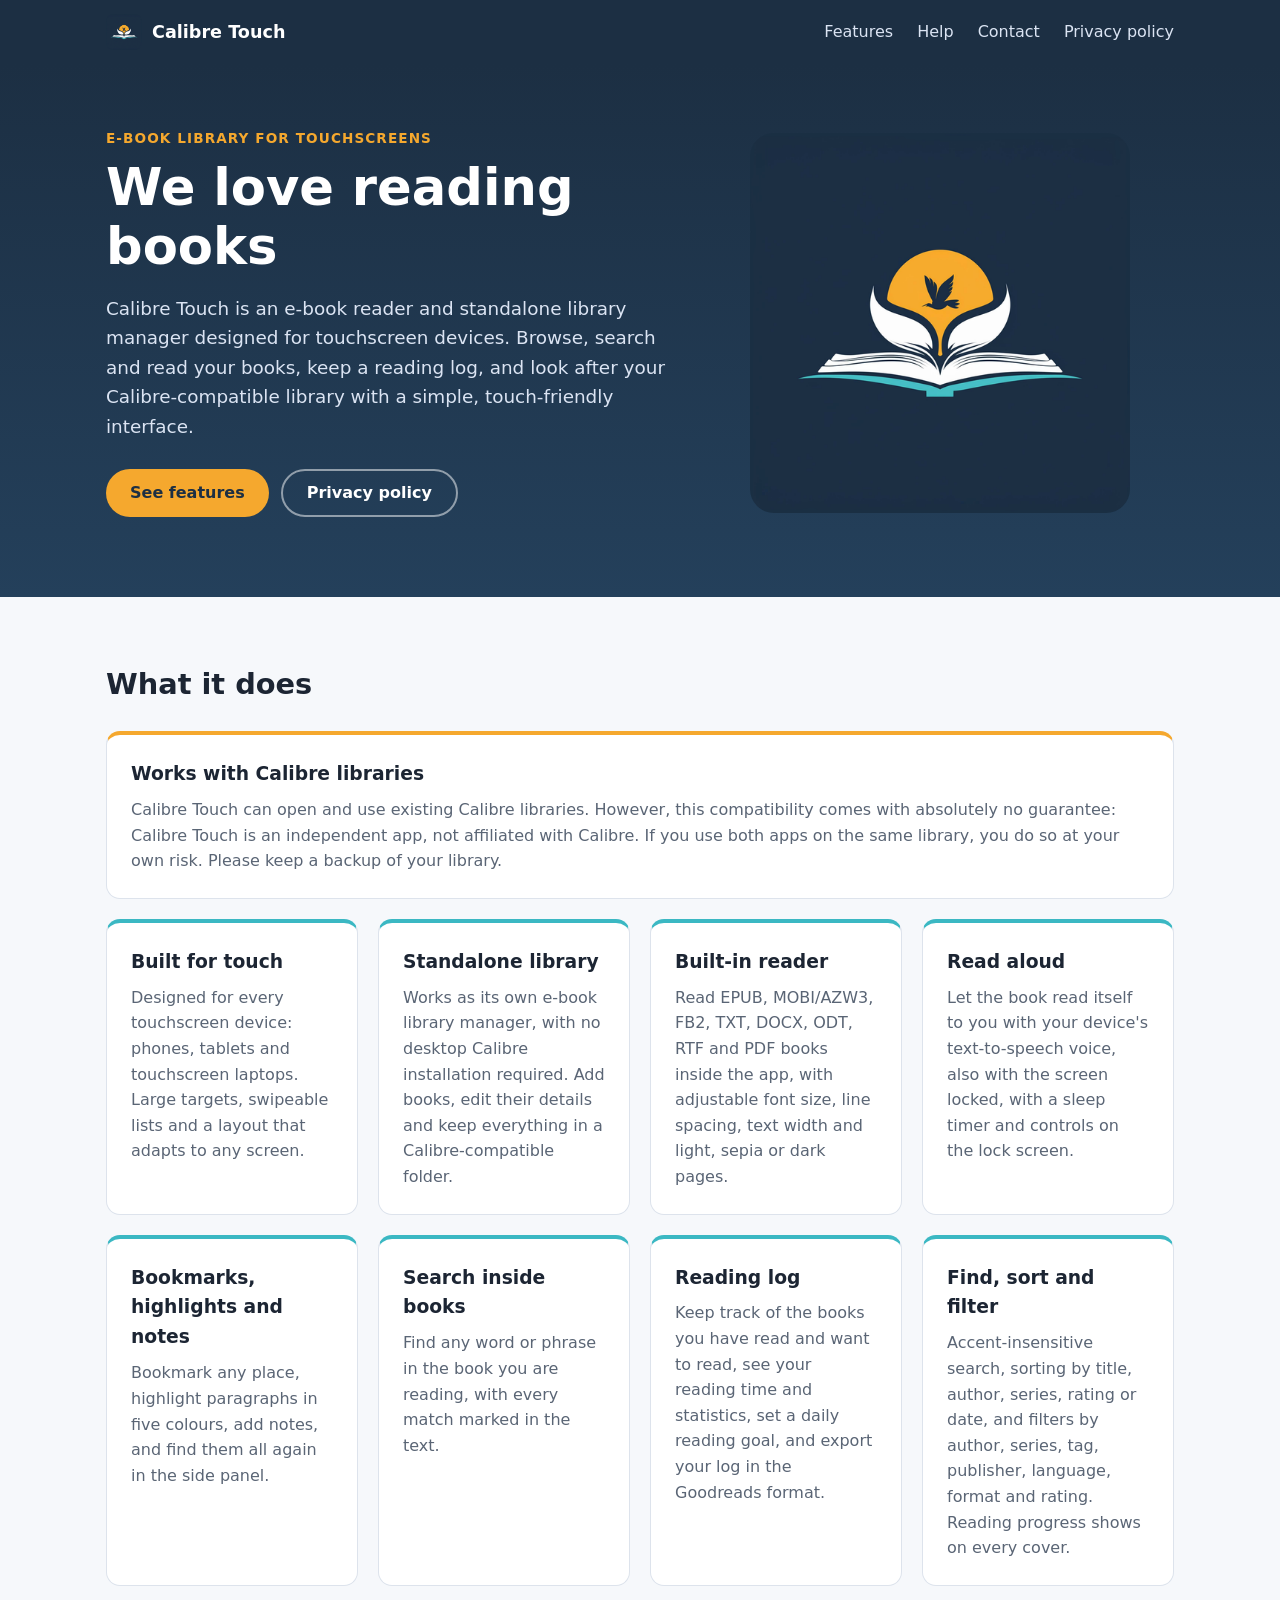
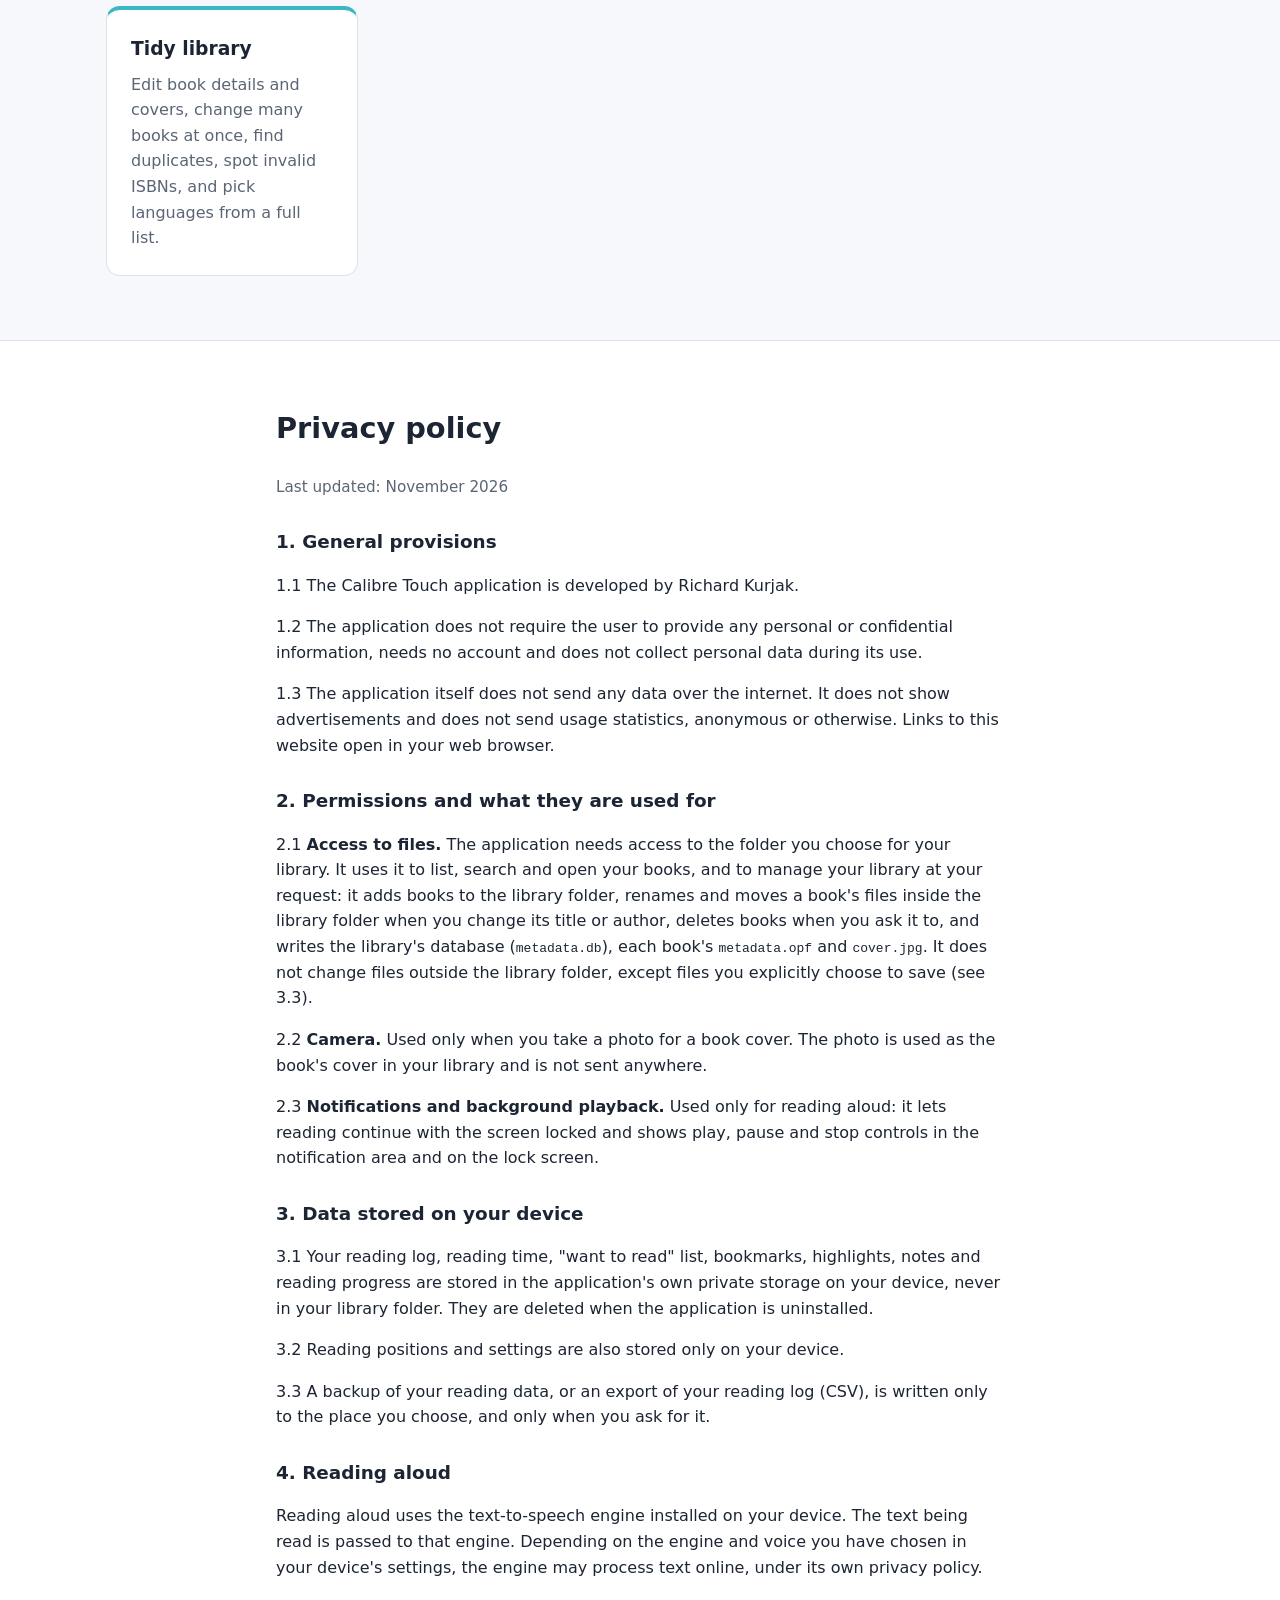
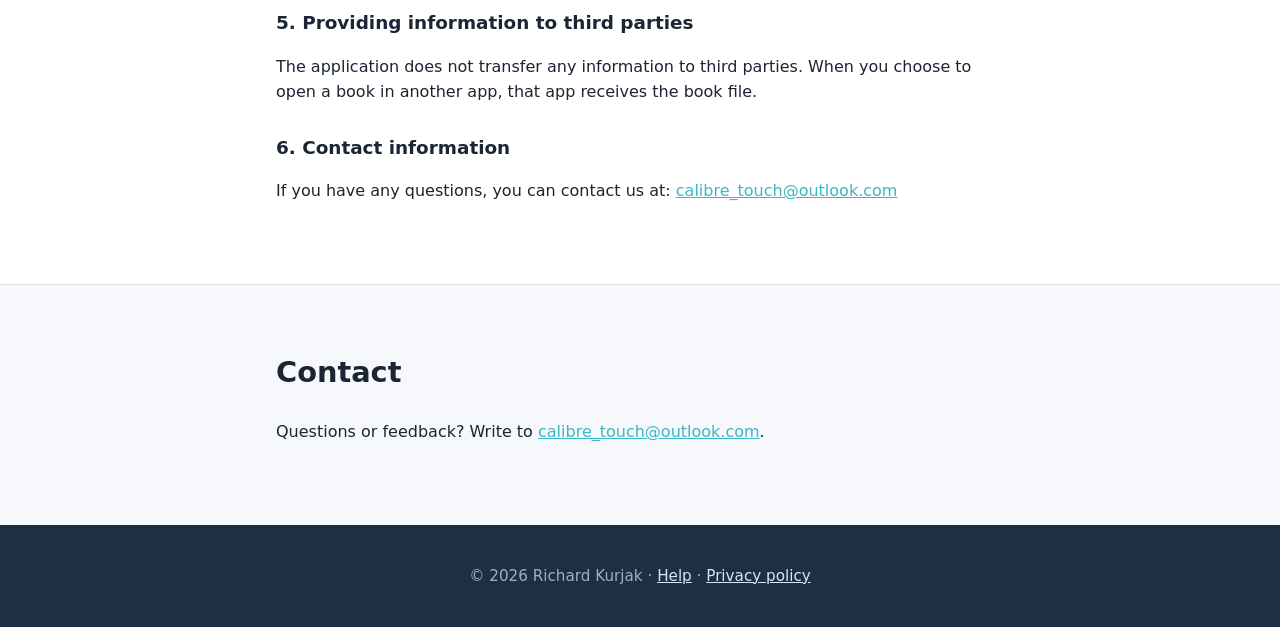
<file: index.html>
<!doctype html>
<html lang="en">
<head>
  <meta charset="utf-8">
  <meta name="viewport" content="width=device-width, initial-scale=1">
  <title>Calibre Touch</title>
  <meta name="description" content="Calibre Touch – an e-book library reader and manager built for touchscreen devices.">
  <link rel="icon" type="image/png" href="assets/favicon.png">
  <link rel="stylesheet" href="css/style.css">
</head>
<body>
  <header class="site-header">
    <div class="container nav">
      <a class="brand" href="index.html">
        <img src="assets/logo.png" alt="" width="36" height="36">
        <span>Calibre Touch</span>
      </a>
      <button class="nav-toggle" aria-expanded="false" aria-controls="nav-links" aria-label="Open menu">☰</button>
      <nav id="nav-links" class="nav-links">
        <a href="#features">Features</a>
        <a href="help.html">Help</a>
        <a href="#contact">Contact</a>
        <a href="#privacy">Privacy policy</a>
      </nav>
    </div>
  </header>

  <main>
    <section class="hero">
      <div class="container hero-inner">
        <div class="hero-text">
          <p class="eyebrow">E-book library for touchscreens</p>
          <h1>We love reading books</h1>
          <p class="lead">Calibre Touch is an e-book reader and standalone library manager designed for touchscreen devices. Browse, search and read your books, keep a reading log, and look after your Calibre-compatible library with a simple, touch-friendly interface.</p>
          <div class="hero-actions">
            <a class="btn btn-primary" href="#features">See features</a>
            <a class="btn btn-ghost" href="#privacy">Privacy policy</a>
          </div>
        </div>
        <div class="hero-art">
          <img src="assets/logo.png" alt="Calibre Touch logo: an open book with a bird flying in front of a rising sun" width="512" height="512">
        </div>
      </div>
    </section>

    <section id="features" class="section">
      <div class="container">
        <h2>What it does</h2>
        <div class="cards">
          <article class="card card-warning">
            <h3>Works with Calibre libraries</h3>
            <p>Calibre Touch can open and use existing Calibre libraries. However, this compatibility comes with absolutely no guarantee: Calibre Touch is an independent app, not affiliated with Calibre. If you use both apps on the same library, you do so at your own risk. Please keep a backup of your library.</p>
          </article>
          <article class="card">
            <h3>Built for touch</h3>
            <p>Designed for every touchscreen device: phones, tablets and touchscreen laptops. Large targets, swipeable lists and a layout that adapts to any screen.</p>
          </article>
          <article class="card">
            <h3>Standalone library</h3>
            <p>Works as its own e-book library manager, with no desktop Calibre installation required. Add books, edit their details and keep everything in a Calibre-compatible folder.</p>
          </article>
          <article class="card">
            <h3>Built-in reader</h3>
            <p>Read EPUB, MOBI/AZW3, FB2, TXT, DOCX, ODT, RTF and PDF books inside the app, with adjustable font size, line spacing, text width and light, sepia or dark pages.</p>
          </article>
          <article class="card">
            <h3>Read aloud</h3>
            <p>Let the book read itself to you with your device's text-to-speech voice, also with the screen locked, with a sleep timer and controls on the lock screen.</p>
          </article>
          <article class="card">
            <h3>Bookmarks, highlights and notes</h3>
            <p>Bookmark any place, highlight paragraphs in five colours, add notes, and find them all again in the side panel.</p>
          </article>
          <article class="card">
            <h3>Search inside books</h3>
            <p>Find any word or phrase in the book you are reading, with every match marked in the text.</p>
          </article>
          <article class="card">
            <h3>Reading log</h3>
            <p>Keep track of the books you have read and want to read, see your reading time and statistics, set a daily reading goal, and export your log in the Goodreads format.</p>
          </article>
          <article class="card">
            <h3>Find, sort and filter</h3>
            <p>Accent-insensitive search, sorting by title, author, series, rating or date, and filters by author, series, tag, publisher, language, format and rating. Reading progress shows on every cover.</p>
          </article>
          <article class="card">
            <h3>Tidy library</h3>
            <p>Edit book details and covers, change many books at once, find duplicates, spot invalid ISBNs, and pick languages from a full list.</p>
          </article>
        </div>
      </div>
    </section>

    <section id="privacy" class="section section-alt">
      <div class="container narrow prose">
        <h2>Privacy policy</h2>
        <p class="hint">Last updated: November 2026</p>

        <h3>1. General provisions</h3>
        <p>1.1 The Calibre Touch application is developed by Richard Kurjak.</p>
        <p>1.2 The application does not require the user to provide any personal or confidential information, needs no account and does not collect personal data during its use.</p>
        <p>1.3 The application itself does not send any data over the internet. It does not show advertisements and does not send usage statistics, anonymous or otherwise. Links to this website open in your web browser.</p>

        <h3>2. Permissions and what they are used for</h3>
        <p>2.1 <strong>Access to files.</strong> The application needs access to the folder you choose for your library. It uses it to list, search and open your books, and to manage your library at your request: it adds books to the library folder, renames and moves a book's files inside the library folder when you change its title or author, deletes books when you ask it to, and writes the library's database (<code>metadata.db</code>), each book's <code>metadata.opf</code> and <code>cover.jpg</code>. It does not change files outside the library folder, except files you explicitly choose to save (see 3.3).</p>
        <p>2.2 <strong>Camera.</strong> Used only when you take a photo for a book cover. The photo is used as the book's cover in your library and is not sent anywhere.</p>
        <p>2.3 <strong>Notifications and background playback.</strong> Used only for reading aloud: it lets reading continue with the screen locked and shows play, pause and stop controls in the notification area and on the lock screen.</p>

        <h3>3. Data stored on your device</h3>
        <p>3.1 Your reading log, reading time, "want to read" list, bookmarks, highlights, notes and reading progress are stored in the application's own private storage on your device, never in your library folder. They are deleted when the application is uninstalled.</p>
        <p>3.2 Reading positions and settings are also stored only on your device.</p>
        <p>3.3 A backup of your reading data, or an export of your reading log (CSV), is written only to the place you choose, and only when you ask for it.</p>

        <h3>4. Reading aloud</h3>
        <p>Reading aloud uses the text-to-speech engine installed on your device. The text being read is passed to that engine. Depending on the engine and voice you have chosen in your device's settings, the engine may process text online, under its own privacy policy.</p>

        <h3>5. Providing information to third parties</h3>
        <p>The application does not transfer any information to third parties. When you choose to open a book in another app, that app receives the book file.</p>

        <h3>6. Contact information</h3>
        <p>If you have any questions, you can contact us at: <a href="mailto:calibre_touch@outlook.com">calibre_touch@outlook.com</a></p>
      </div>
    </section>

    <section id="contact" class="section">
      <div class="container narrow">
        <h2>Contact</h2>
        <p>Questions or feedback? Write to <a href="mailto:calibre_touch@outlook.com">calibre_touch@outlook.com</a>.</p>
      </div>
    </section>
  </main>

  <footer class="site-footer">
    <div class="container">
      <p>© <span id="year"></span> Richard Kurjak · <a href="help.html">Help</a> · <a href="#privacy">Privacy policy</a></p>
    </div>
  </footer>

  <script src="js/main.js"></script>
</body>
</html>
</file>
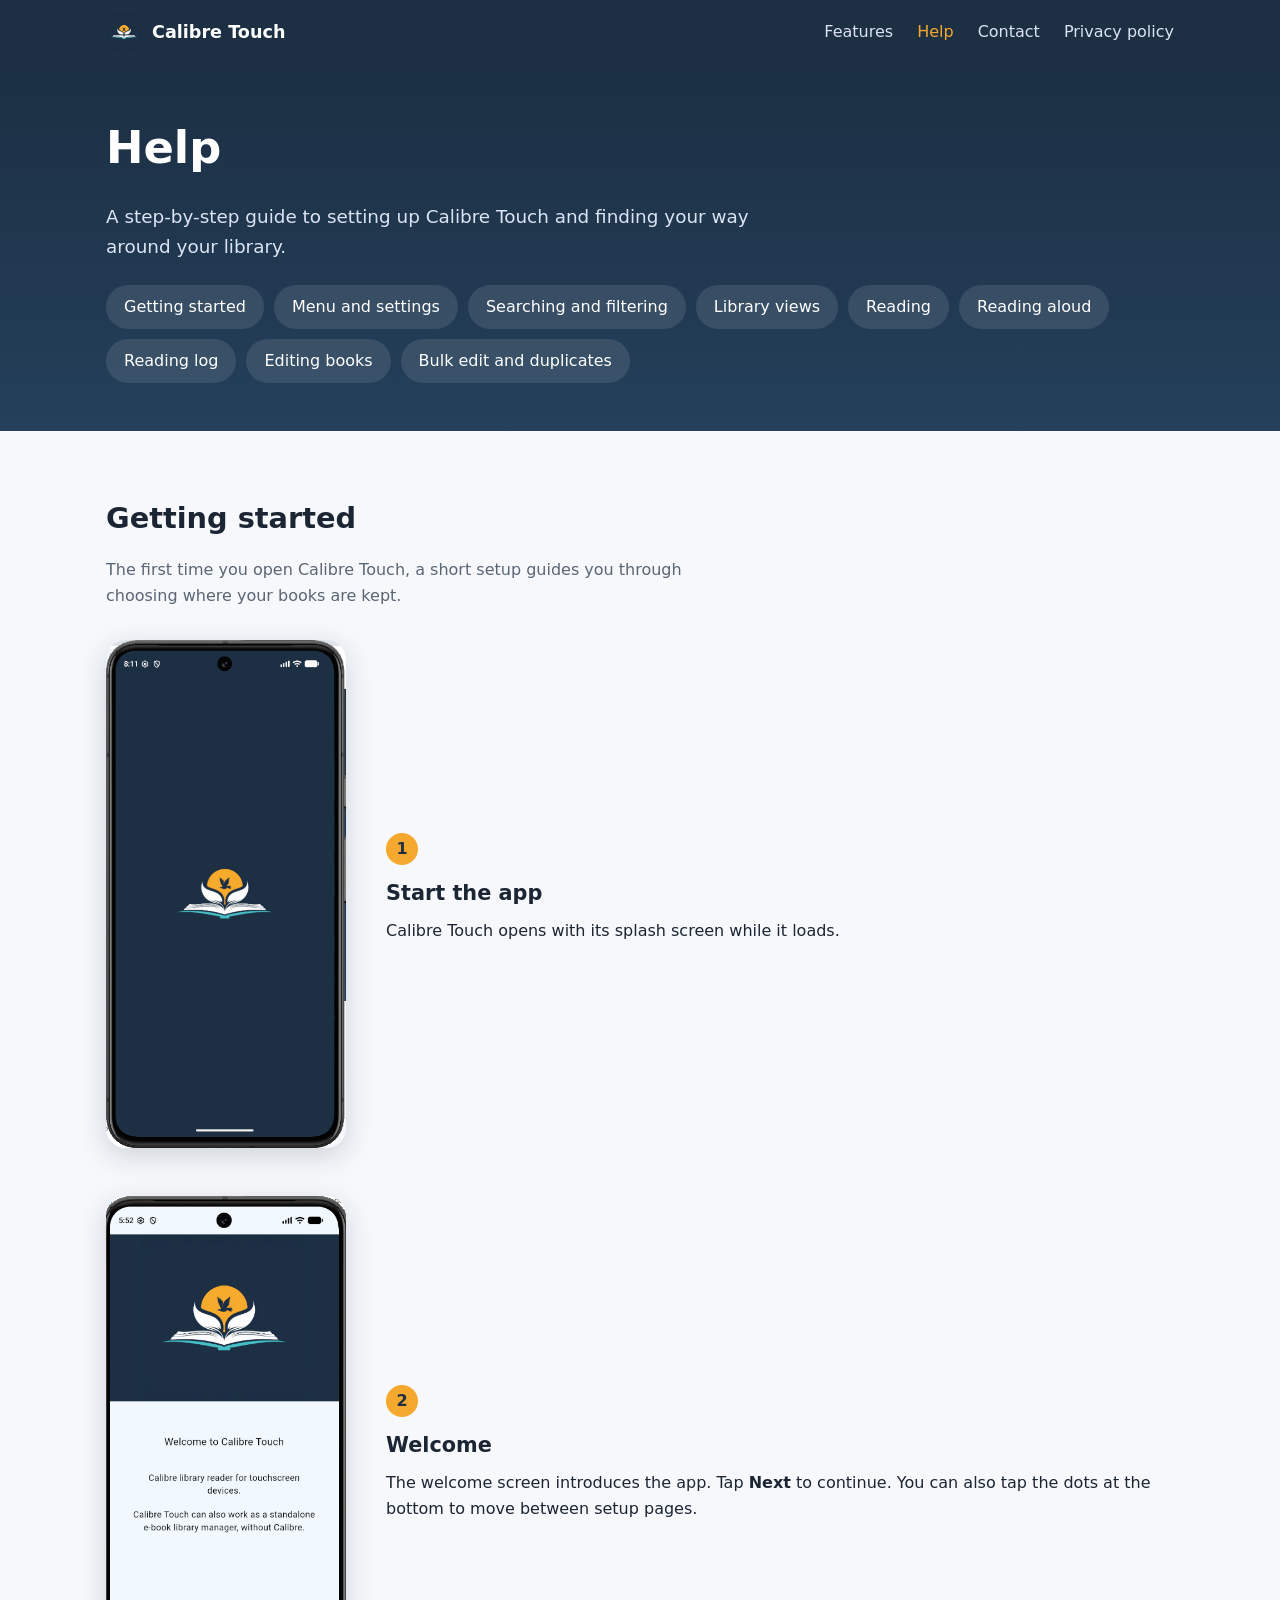
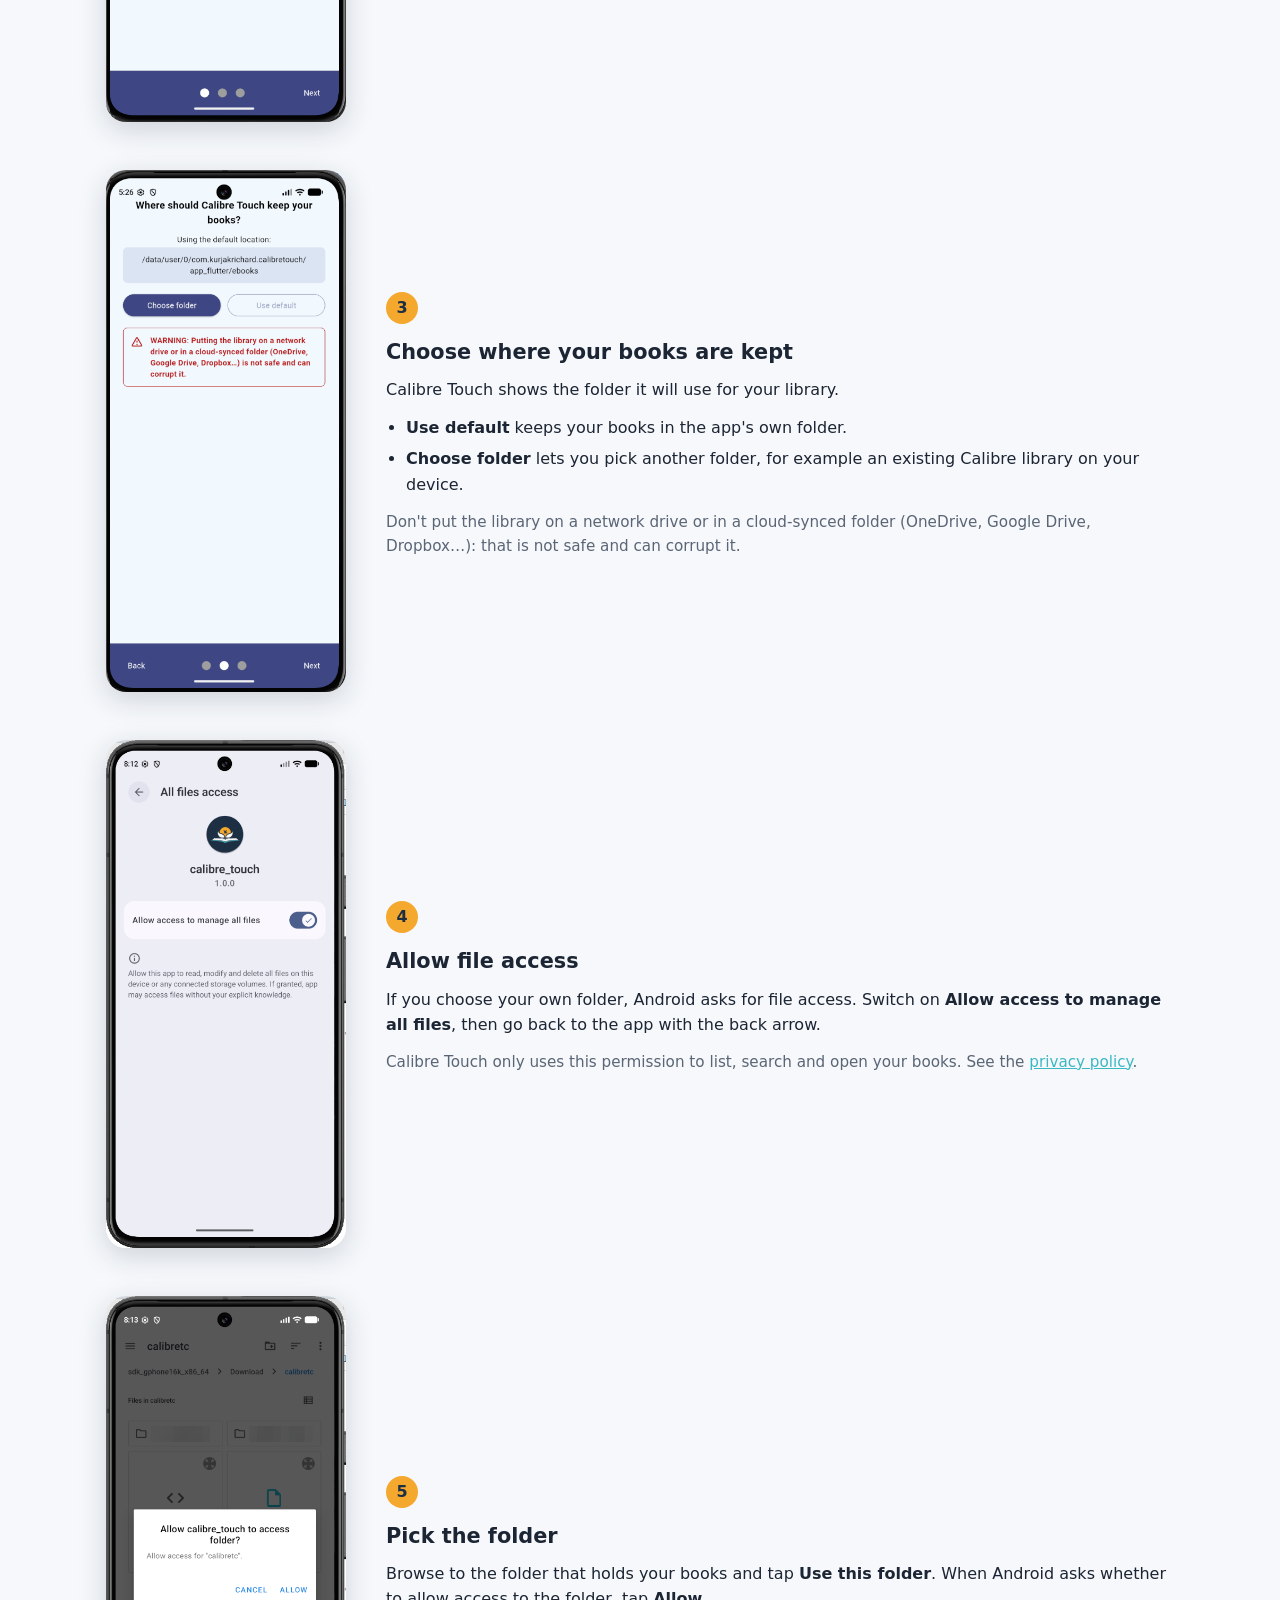
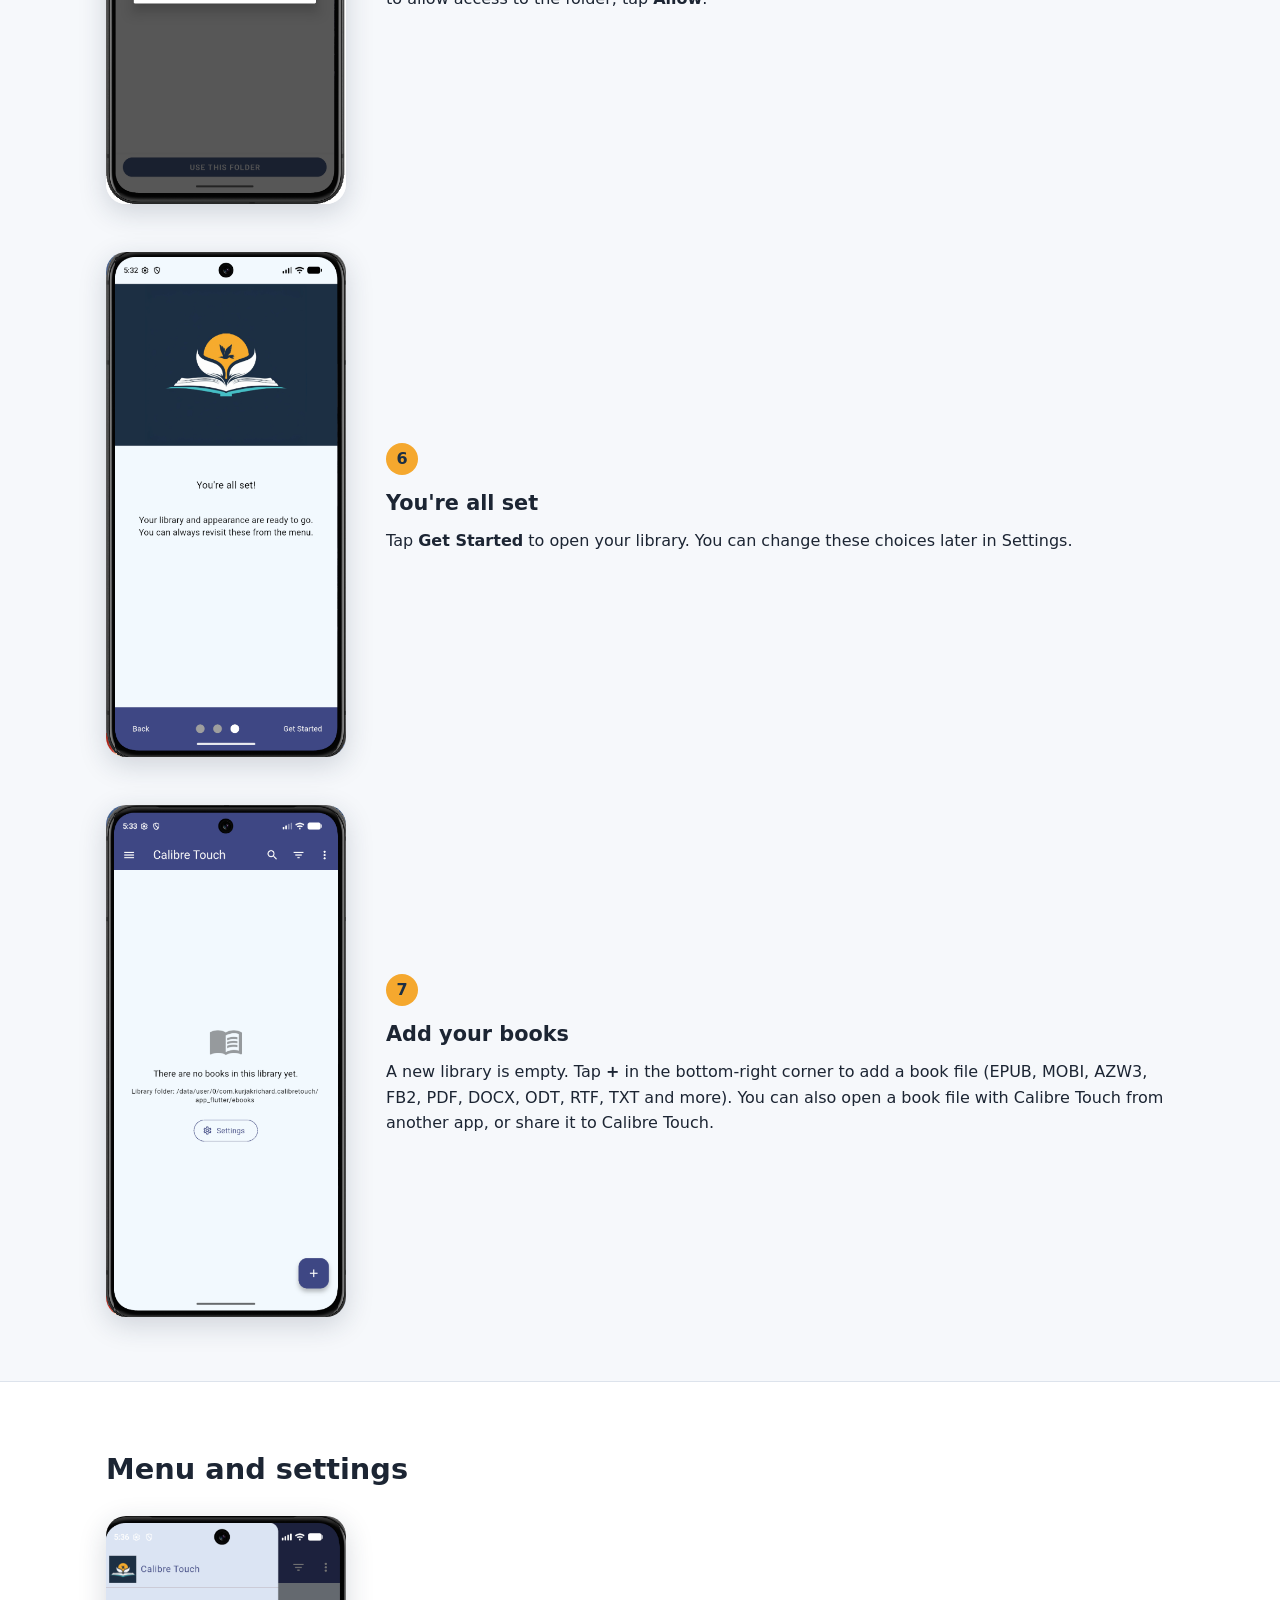
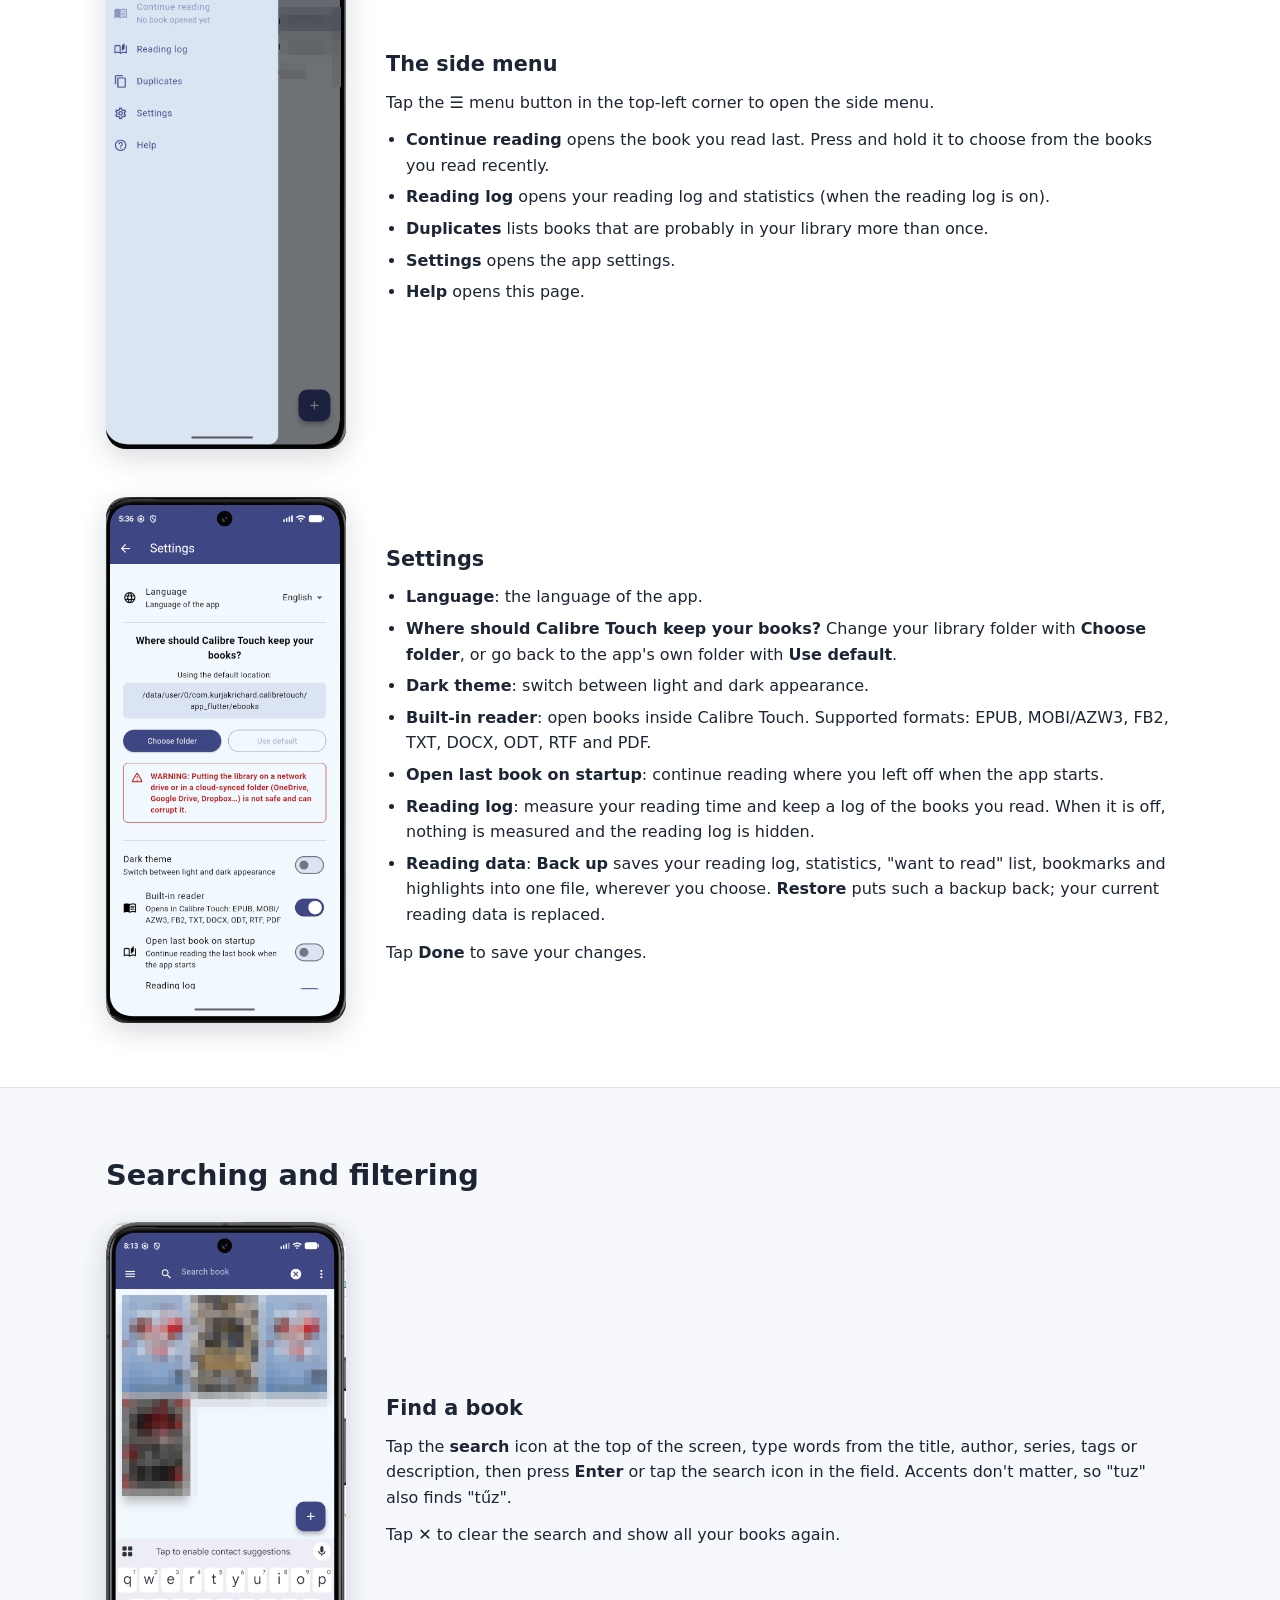
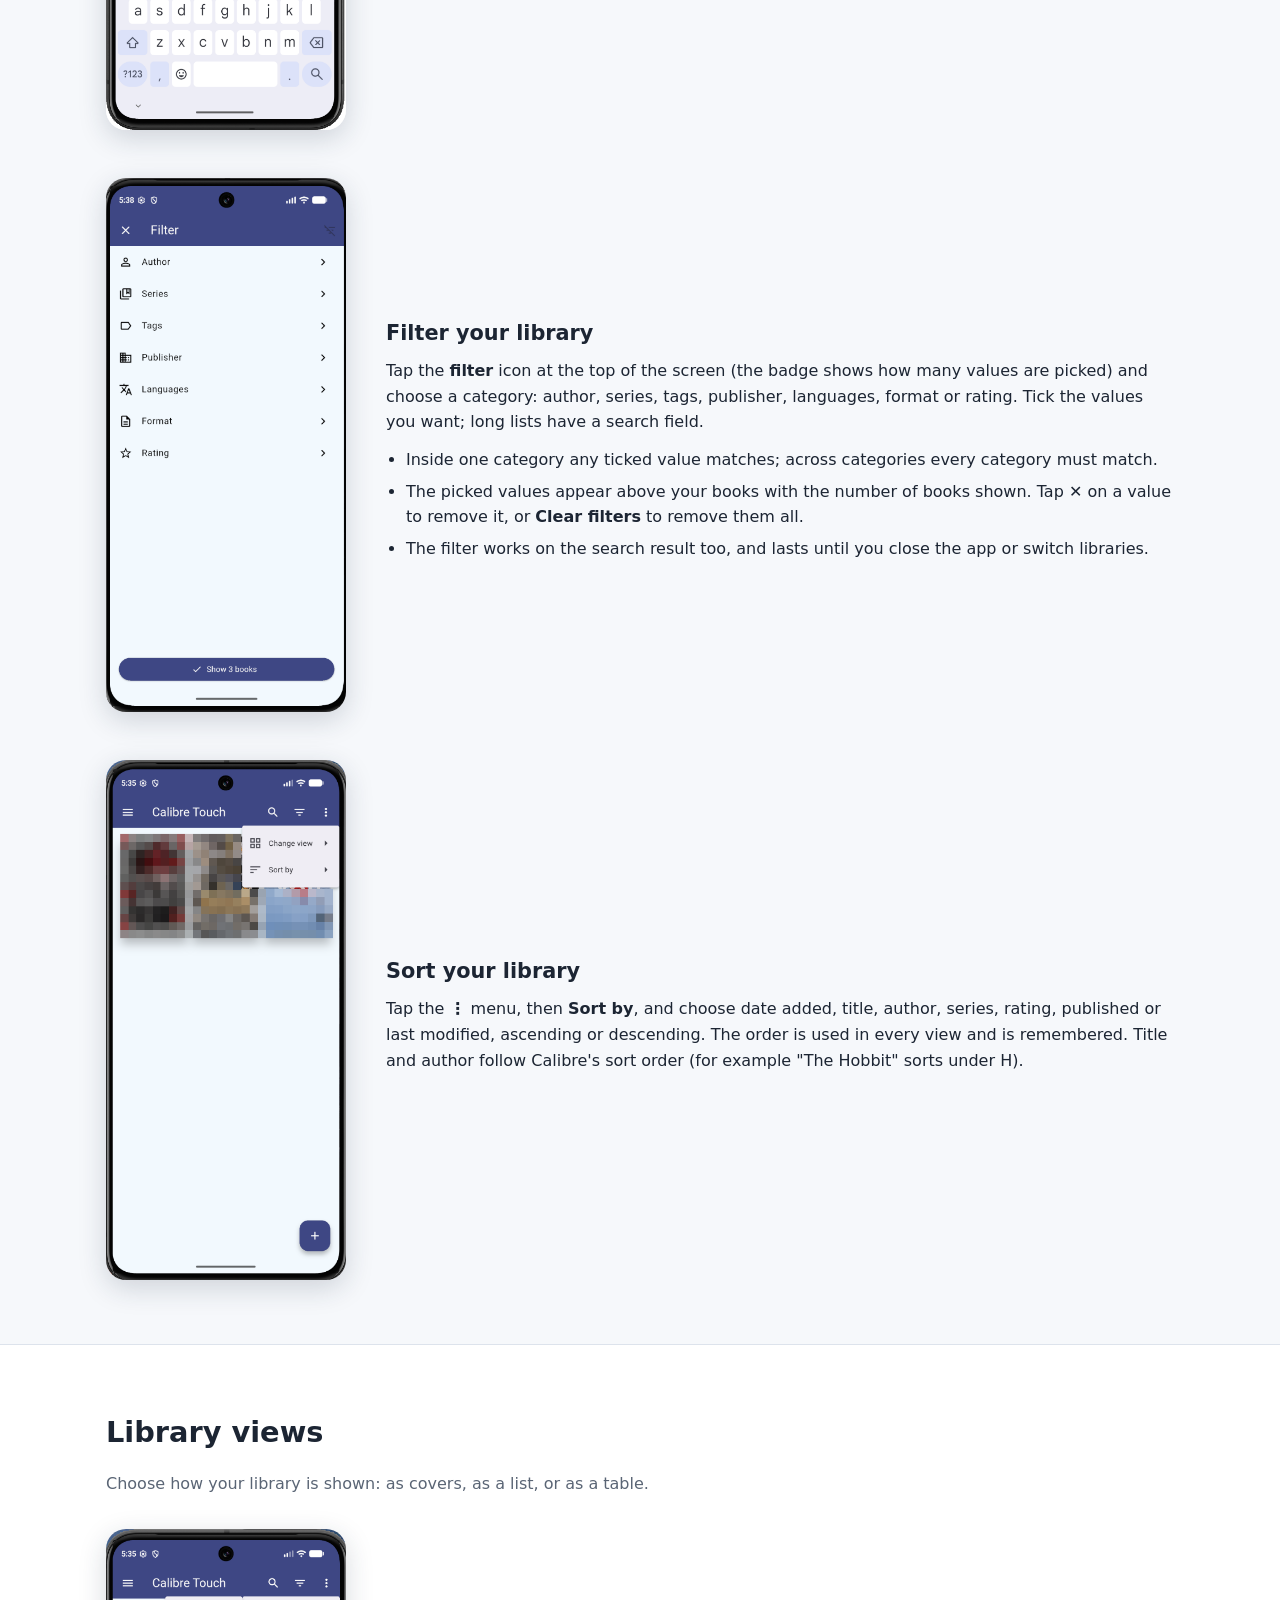
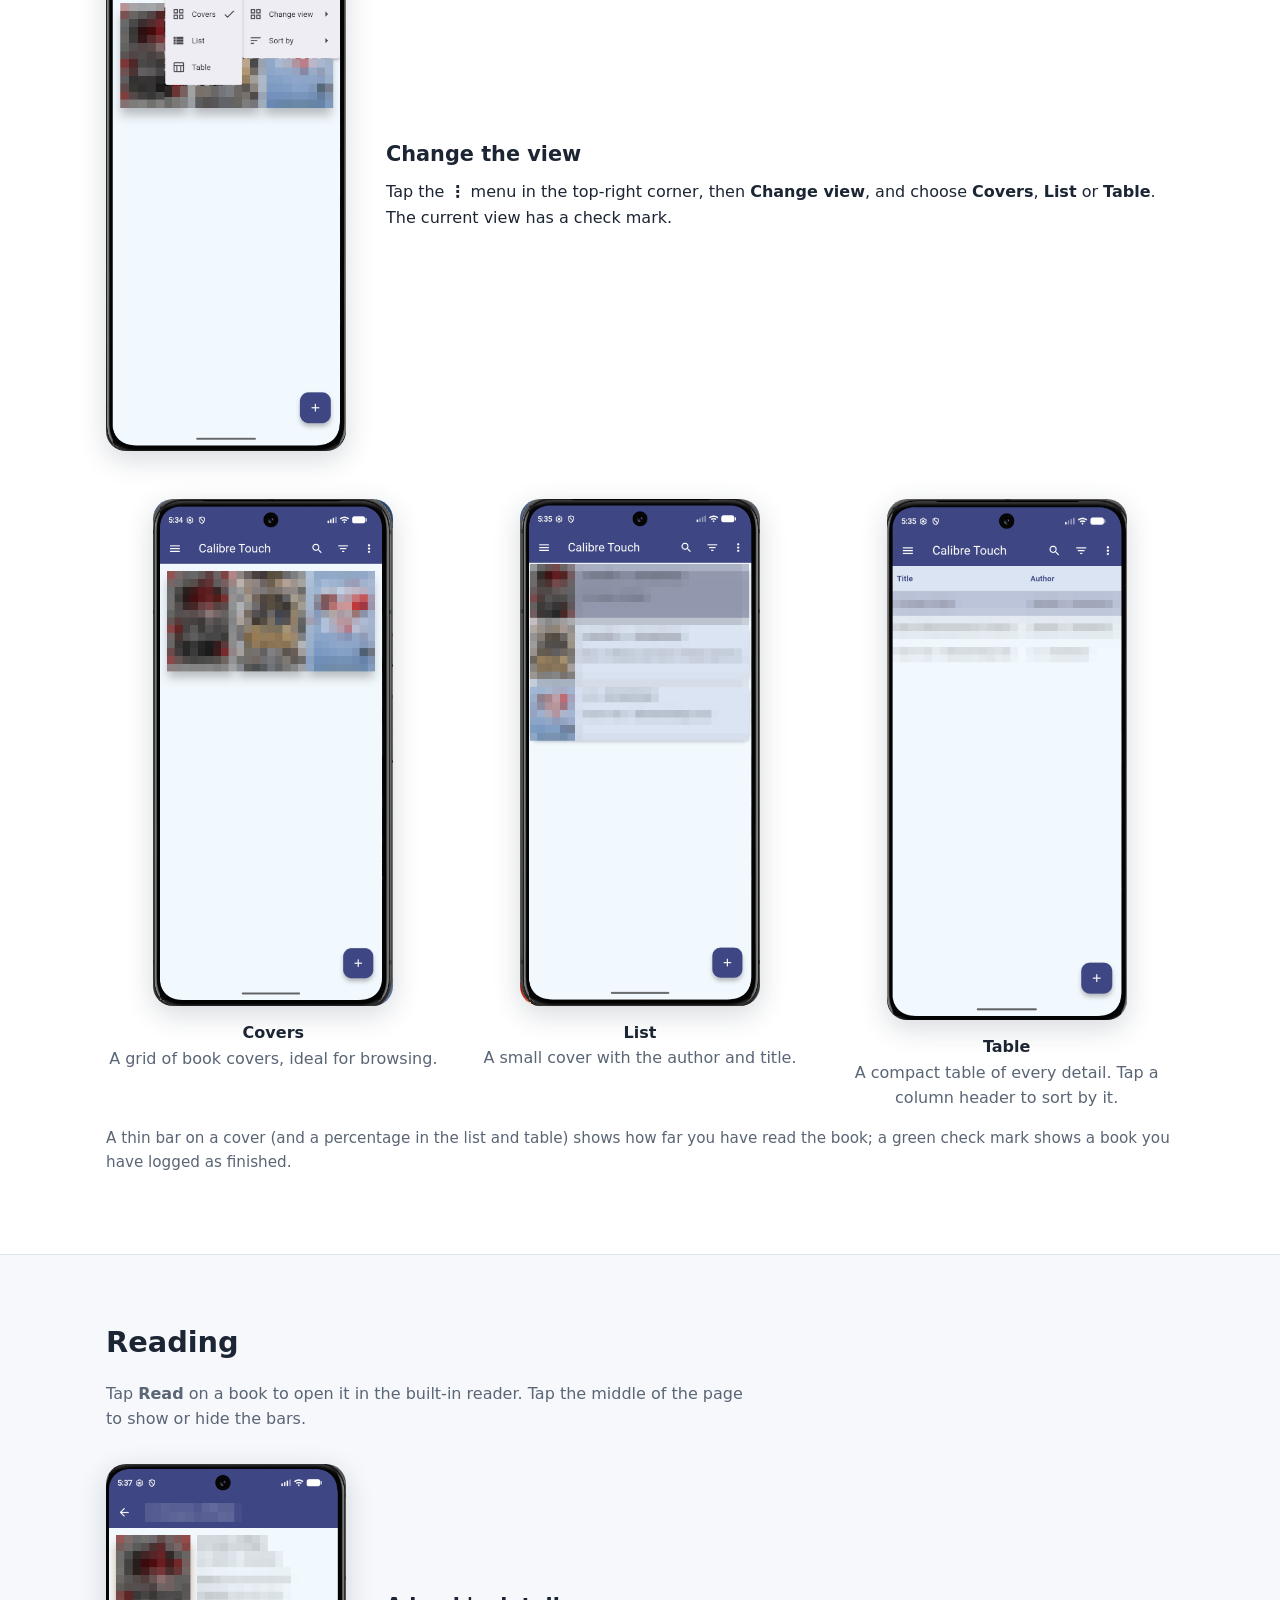
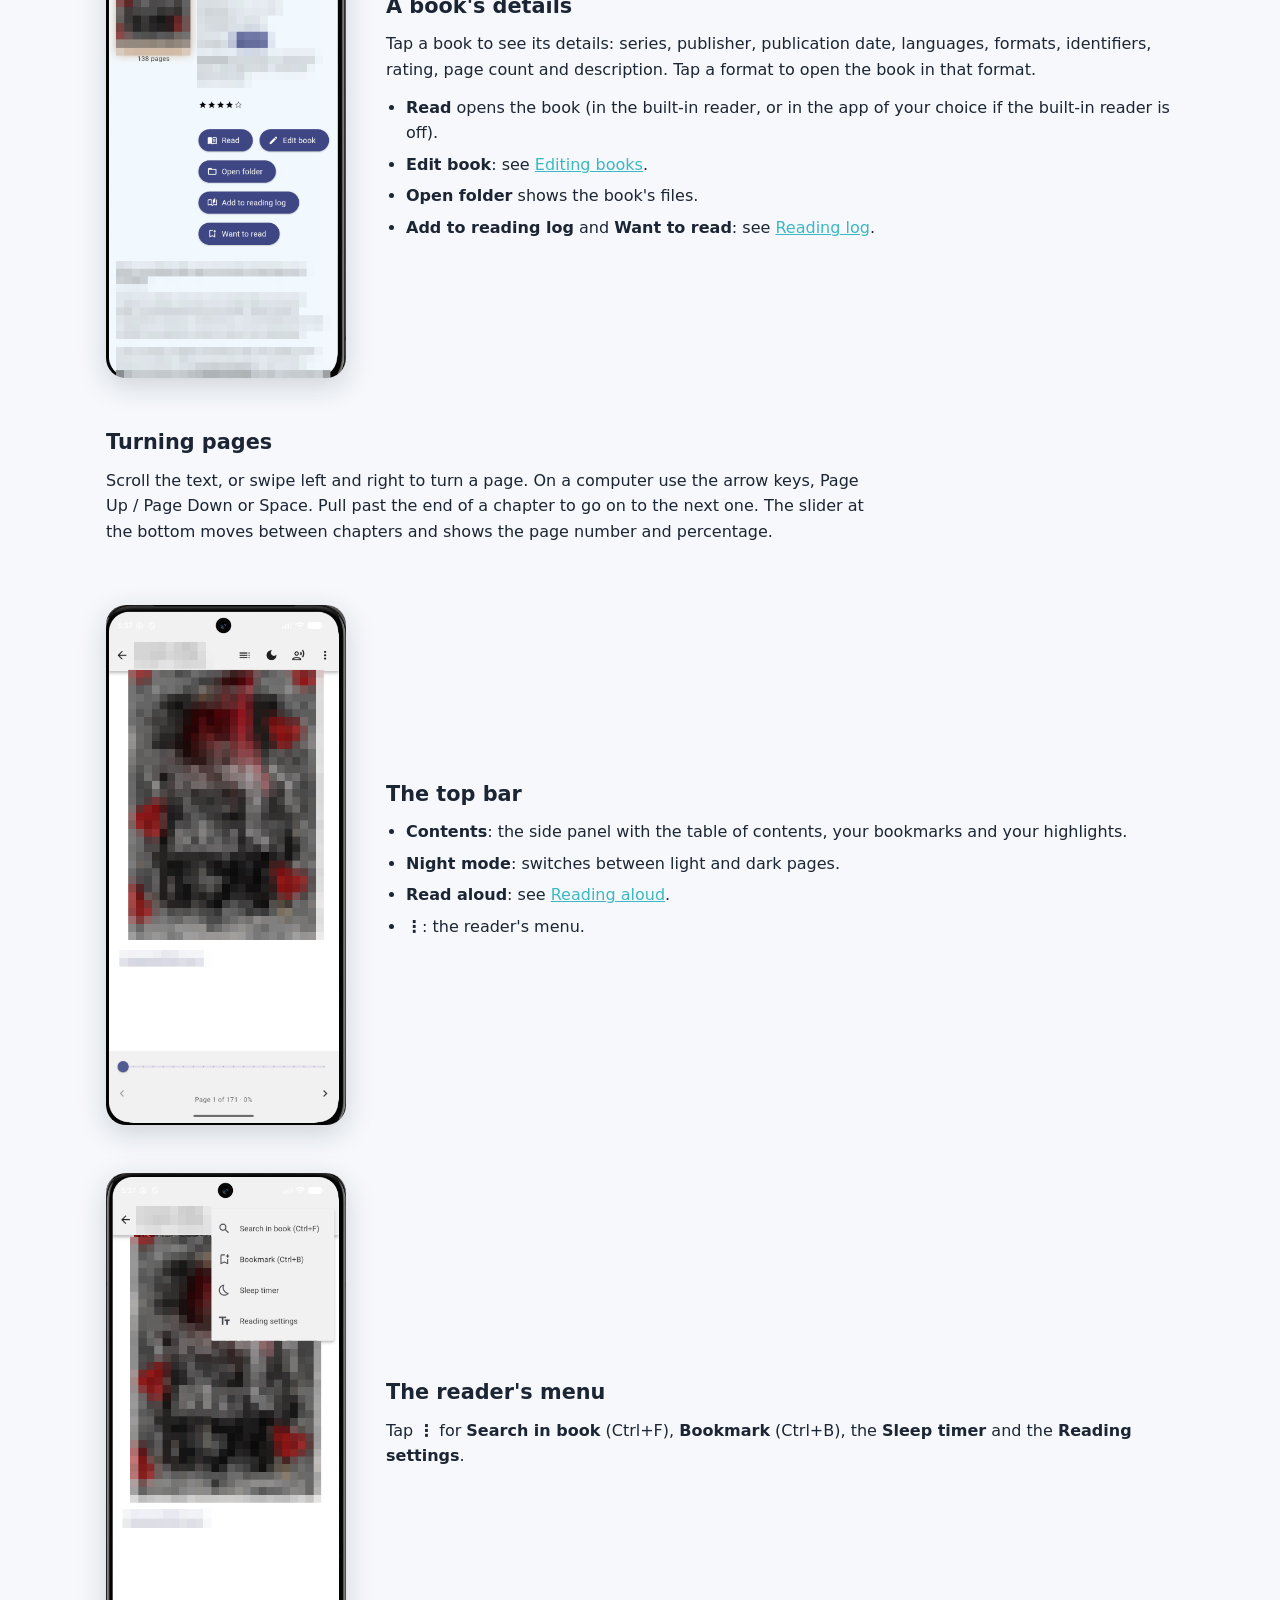
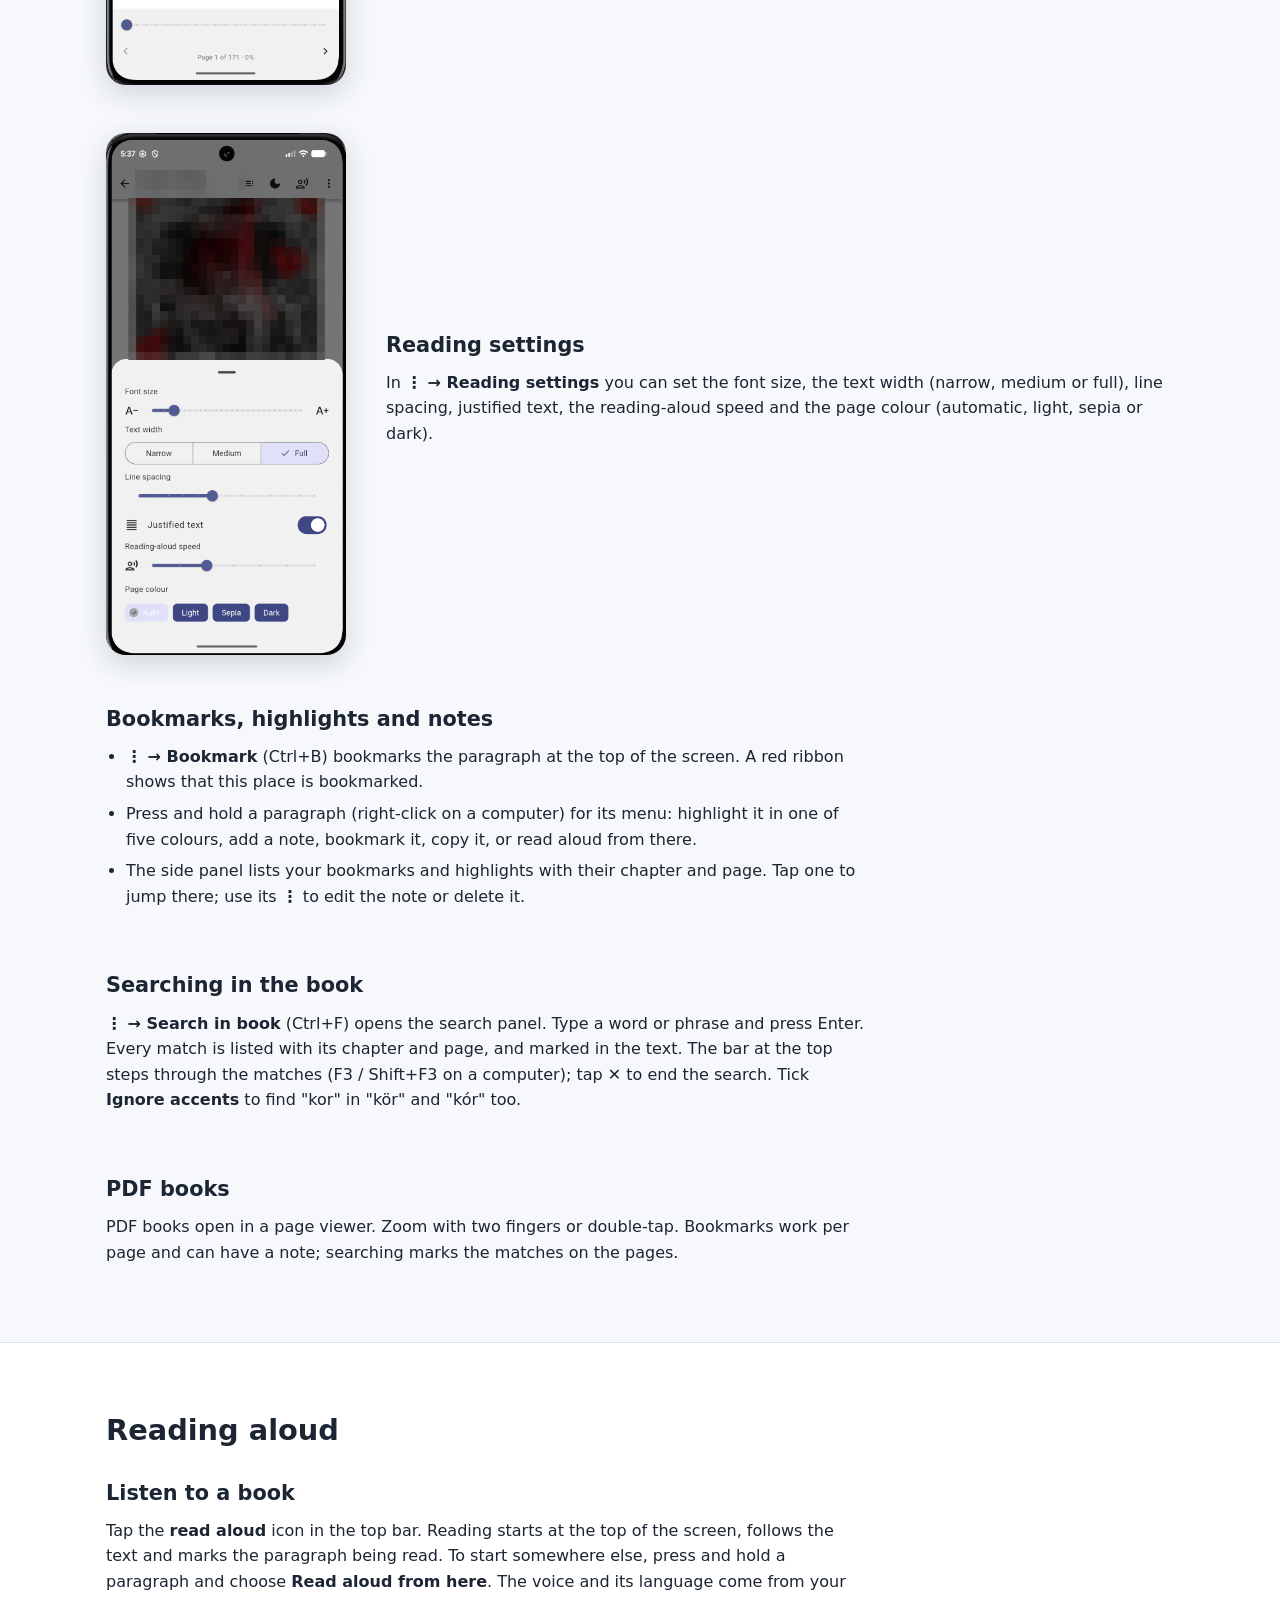
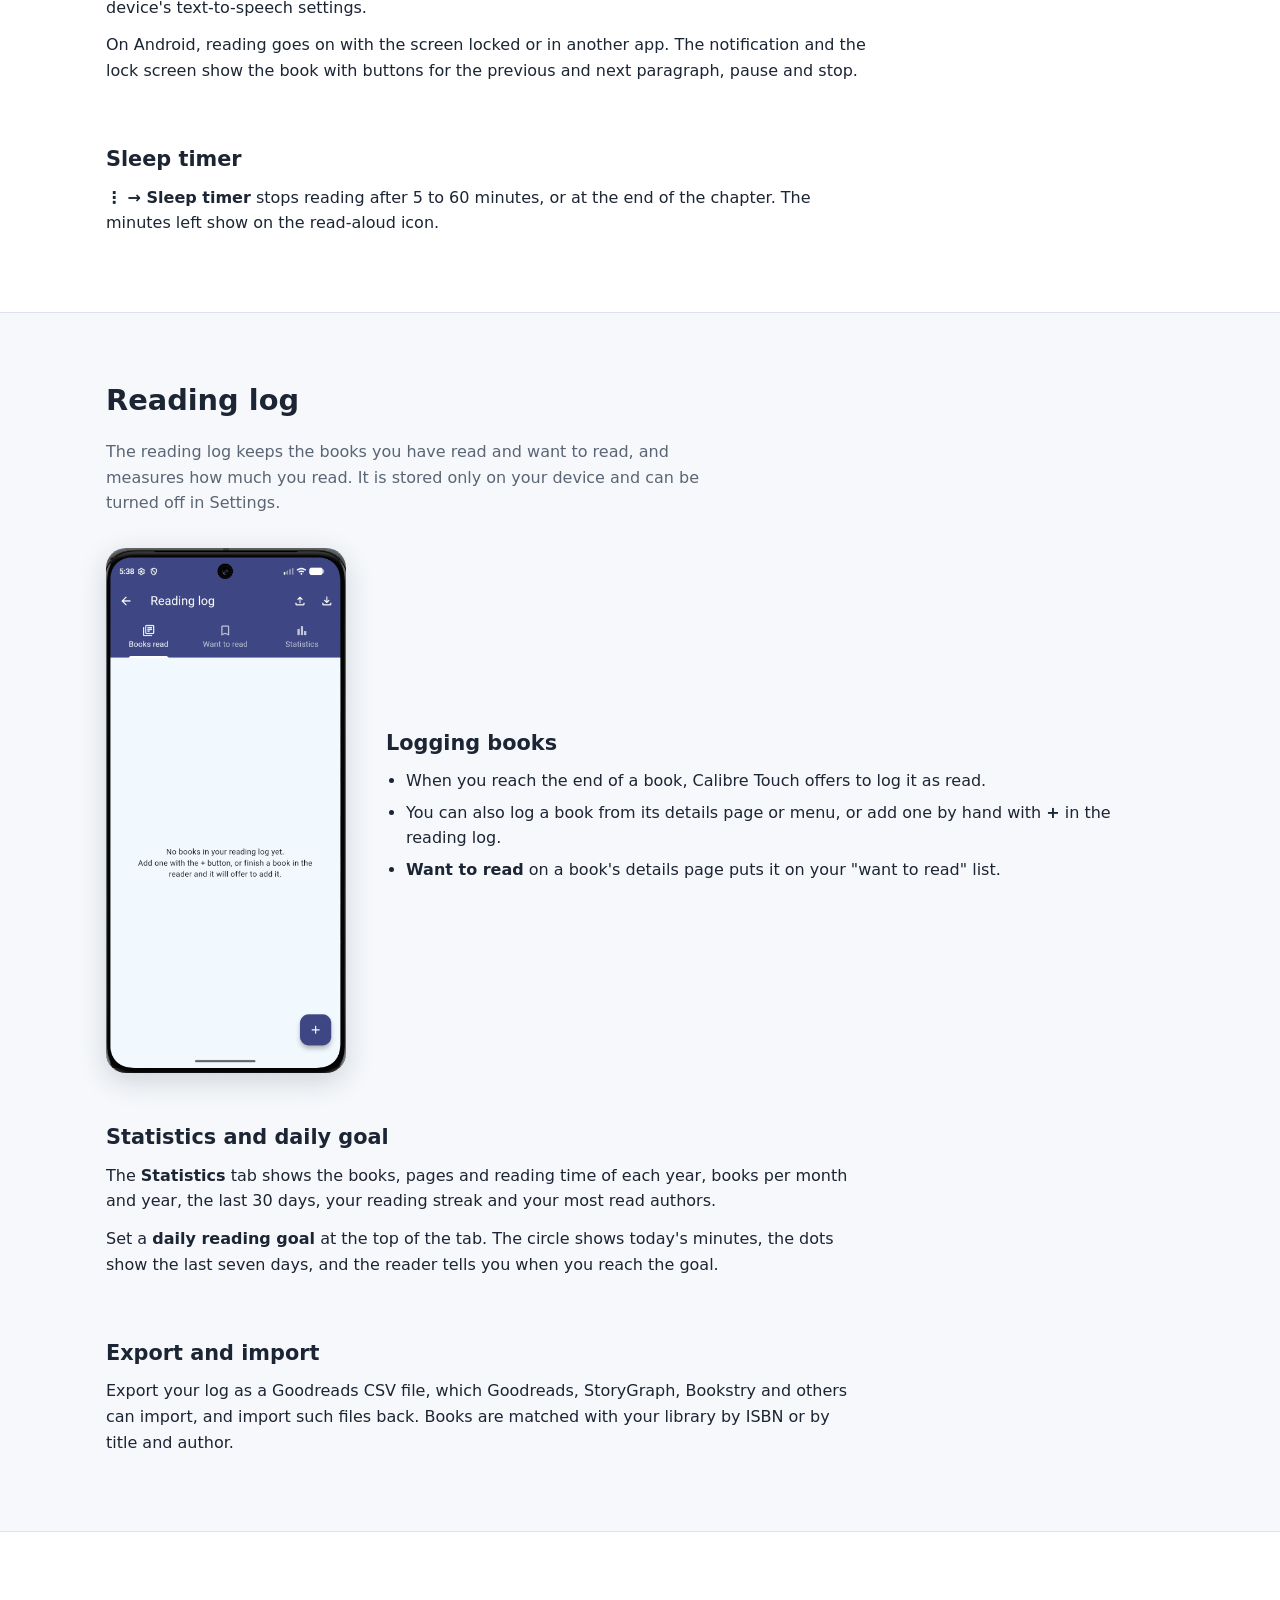
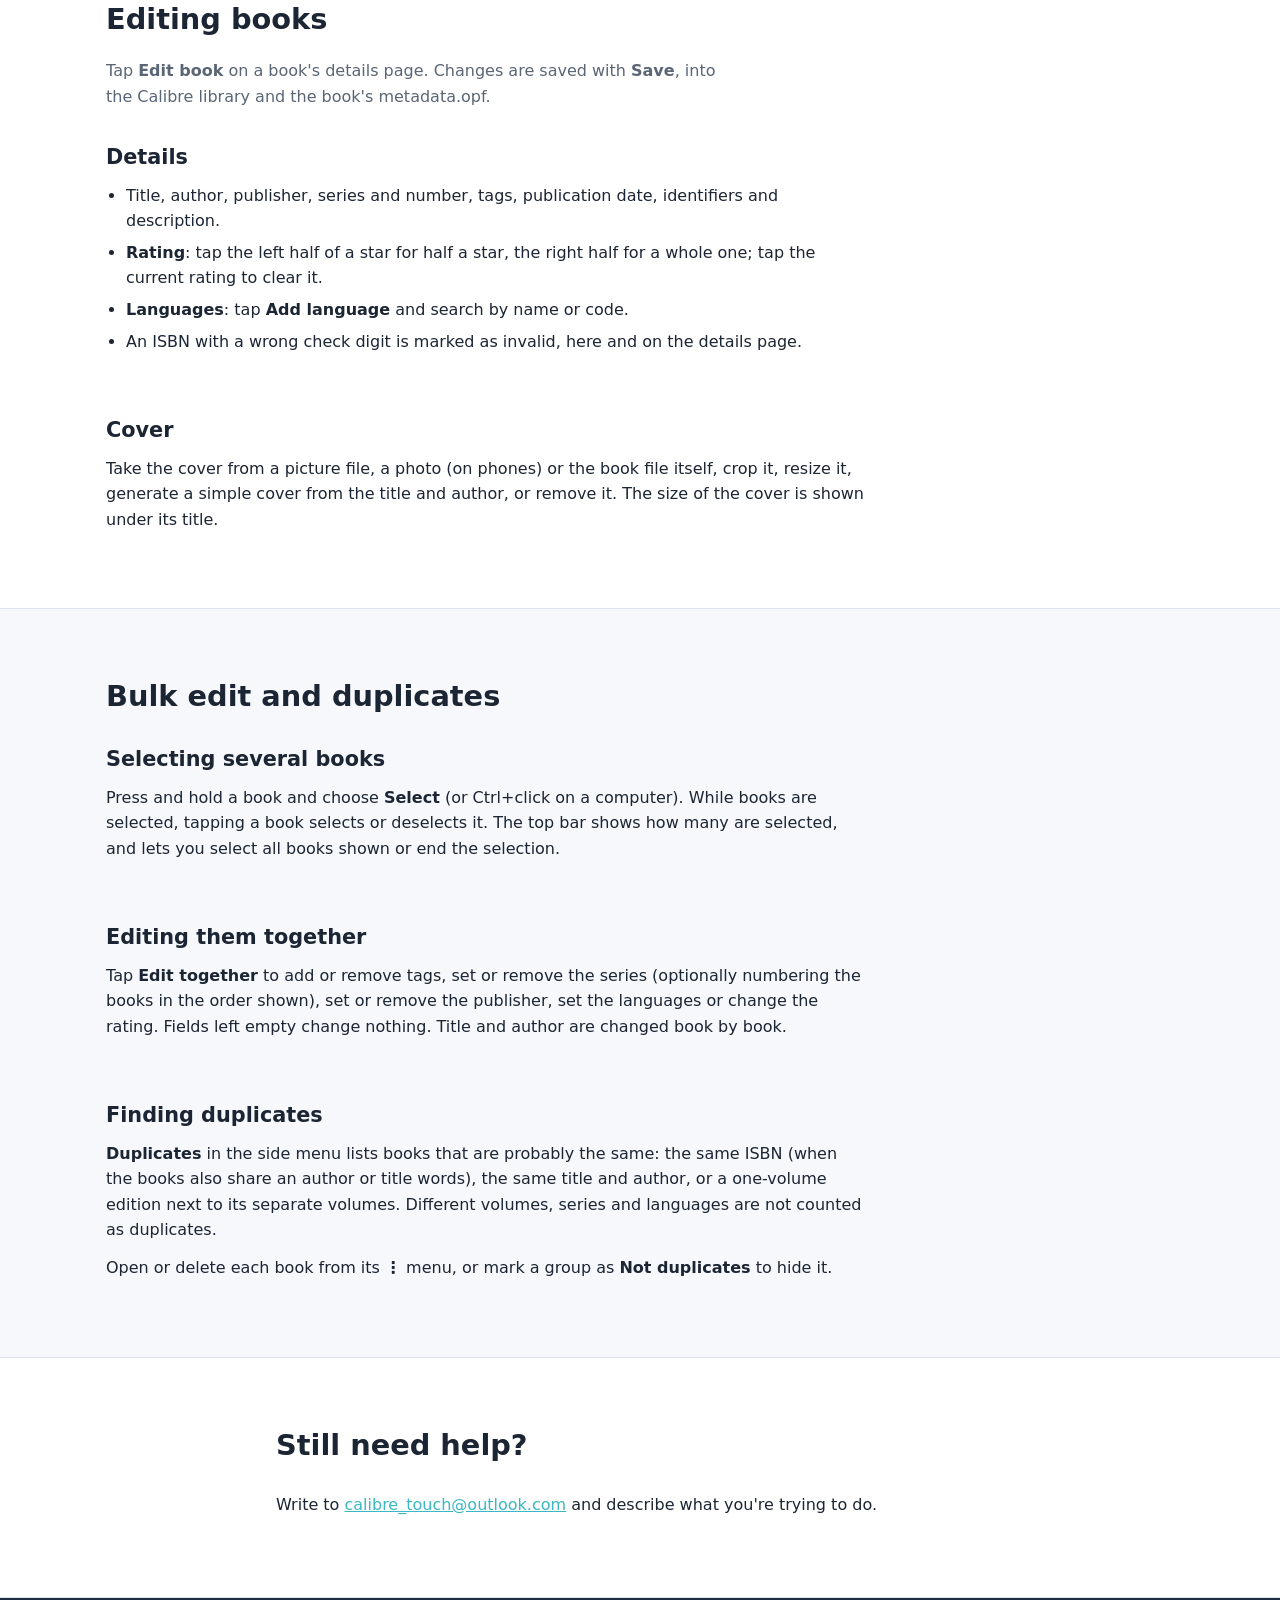
<file: help.html>
<!doctype html>
<html lang="en">
<head>
  <meta charset="utf-8">
  <meta name="viewport" content="width=device-width, initial-scale=1">
  <title>Help · Calibre Touch</title>
  <meta name="description" content="How to set up and use Calibre Touch, step by step.">
  <link rel="icon" type="image/png" href="assets/favicon.png">
  <link rel="stylesheet" href="css/style.css">
</head>
<body>
  <header class="site-header">
    <div class="container nav">
      <a class="brand" href="index.html">
        <img src="assets/logo.png" alt="" width="36" height="36">
        <span>Calibre Touch</span>
      </a>
      <button class="nav-toggle" aria-expanded="false" aria-controls="nav-links" aria-label="Open menu">☰</button>
      <nav id="nav-links" class="nav-links">
        <a href="index.html#features">Features</a>
        <a href="help.html" aria-current="page">Help</a>
        <a href="index.html#contact">Contact</a>
        <a href="index.html#privacy">Privacy policy</a>
      </nav>
    </div>
  </header>

  <main>
    <section class="help-hero">
      <div class="container">
        <h1>Help</h1>
        <p class="lead">A step-by-step guide to setting up Calibre Touch and finding your way around your library.</p>
        <nav class="toc" aria-label="Help topics">
          <a href="#getting-started">Getting started</a>
          <a href="#menu-settings">Menu and settings</a>
          <a href="#search">Searching and filtering</a>
          <a href="#views">Library views</a>
          <a href="#reader">Reading</a>
          <a href="#read-aloud">Reading aloud</a>
          <a href="#reading-log">Reading log</a>
          <a href="#editing">Editing books</a>
          <a href="#tidy">Bulk edit and duplicates</a>
        </nav>
      </div>
    </section>

    <!-- Getting started -->
    <section id="getting-started" class="section">
      <div class="container">
        <h2>Getting started</h2>
        <p class="section-intro">The first time you open Calibre Touch, a short setup guides you through choosing where your books are kept.</p>

        <div class="steps">
          <article class="step">
            <a class="shot" href="assets/Help/1.png"><img src="assets/Help/1.png" alt="Calibre Touch splash screen with the logo on a dark blue background" width="452" height="957" loading="lazy"></a>
            <div class="step-text">
              <span class="step-num">1</span>
              <h3>Start the app</h3>
              <p>Calibre Touch opens with its splash screen while it loads.</p>
            </div>
          </article>

          <article class="step">
            <a class="shot" href="assets/Help/2.png"><img src="assets/Help/2.png" alt="Welcome screen with the Next button and three page dots" width="438" height="938" loading="lazy"></a>
            <div class="step-text">
              <span class="step-num">2</span>
              <h3>Welcome</h3>
              <p>The welcome screen introduces the app. Tap <strong>Next</strong> to continue. You can also tap the dots at the bottom to move between setup pages.</p>
            </div>
          </article>

          <article class="step">
            <a class="shot" href="assets/Help/3.png"><img src="assets/Help/3.png" alt="Setup page asking where Calibre Touch should keep your books, with Choose folder, Use default and a warning about network and cloud folders" width="432" height="938" loading="lazy"></a>
            <div class="step-text">
              <span class="step-num">3</span>
              <h3>Choose where your books are kept</h3>
              <p>Calibre Touch shows the folder it will use for your library.</p>
              <ul>
                <li><strong>Use default</strong> keeps your books in the app's own folder.</li>
                <li><strong>Choose folder</strong> lets you pick another folder, for example an existing Calibre library on your device.</li>
              </ul>
              <p class="hint">Don't put the library on a network drive or in a cloud-synced folder (OneDrive, Google Drive, Dropbox…): that is not safe and can corrupt it.</p>
            </div>
          </article>

          <article class="step">
            <a class="shot" href="assets/Help/4.png"><img src="assets/Help/4.png" alt="Android All files access screen with Allow access to manage all files switched on" width="452" height="957" loading="lazy"></a>
            <div class="step-text">
              <span class="step-num">4</span>
              <h3>Allow file access</h3>
              <p>If you choose your own folder, Android asks for file access. Switch on <strong>Allow access to manage all files</strong>, then go back to the app with the back arrow.</p>
              <p class="hint">Calibre Touch only uses this permission to list, search and open your books. See the <a href="index.html#privacy">privacy policy</a>.</p>
            </div>
          </article>

          <article class="step">
            <a class="shot" href="assets/Help/5.png"><img src="assets/Help/5.png" alt="Folder picker showing the calibretc folder and a dialog asking to allow access" width="452" height="957" loading="lazy"></a>
            <div class="step-text">
              <span class="step-num">5</span>
              <h3>Pick the folder</h3>
              <p>Browse to the folder that holds your books and tap <strong>Use this folder</strong>. When Android asks whether to allow access to the folder, tap <strong>Allow</strong>.</p>
            </div>
          </article>

          <article class="step">
            <a class="shot" href="assets/Help/6.png"><img src="assets/Help/6.png" alt="You're all set screen with the Get Started button" width="445" height="937" loading="lazy"></a>
            <div class="step-text">
              <span class="step-num">6</span>
              <h3>You're all set</h3>
              <p>Tap <strong>Get Started</strong> to open your library. You can change these choices later in Settings.</p>
            </div>
          </article>

          <article class="step">
            <a class="shot" href="assets/Help/7.png"><img src="assets/Help/7.png" alt="Empty library with the library folder, a Settings button and the + button" width="442" height="942" loading="lazy"></a>
            <div class="step-text">
              <span class="step-num">7</span>
              <h3>Add your books</h3>
              <p>A new library is empty. Tap <strong>+</strong> in the bottom-right corner to add a book file (EPUB, MOBI, AZW3, FB2, PDF, DOCX, ODT, RTF, TXT and more). You can also open a book file with Calibre Touch from another app, or share it to Calibre Touch.</p>
            </div>
          </article>
        </div>
      </div>
    </section>

    <!-- Menu and settings -->
    <section id="menu-settings" class="section section-alt">
      <div class="container">
        <h2>Menu and settings</h2>

        <div class="steps">
          <article class="step">
            <a class="shot" href="assets/Help/8.png"><img src="assets/Help/8.png" alt="Side menu with Continue reading, Reading log, Duplicates, Settings and Help" width="421" height="936" loading="lazy"></a>
            <div class="step-text">
              <h3>The side menu</h3>
              <p>Tap the <strong>☰</strong> menu button in the top-left corner to open the side menu.</p>
              <ul>
                <li><strong>Continue reading</strong> opens the book you read last. Press and hold it to choose from the books you read recently.</li>
                <li><strong>Reading log</strong> opens your reading log and statistics (when the reading log is on).</li>
                <li><strong>Duplicates</strong> lists books that are probably in your library more than once.</li>
                <li><strong>Settings</strong> opens the app settings.</li>
                <li><strong>Help</strong> opens this page.</li>
              </ul>
            </div>
          </article>

          <article class="step">
            <a class="shot" href="assets/Help/9.png"><img src="assets/Help/9.png" alt="Settings screen with language, library folder, dark theme, built-in reader, open last book and reading log options" width="430" height="942" loading="lazy"></a>
            <div class="step-text">
              <h3>Settings</h3>
              <ul>
                <li><strong>Language</strong>: the language of the app.</li>
                <li><strong>Where should Calibre Touch keep your books?</strong> Change your library folder with <strong>Choose folder</strong>, or go back to the app's own folder with <strong>Use default</strong>.</li>
                <li><strong>Dark theme</strong>: switch between light and dark appearance.</li>
                <li><strong>Built-in reader</strong>: open books inside Calibre Touch. Supported formats: EPUB, MOBI/AZW3, FB2, TXT, DOCX, ODT, RTF and PDF.</li>
                <li><strong>Open last book on startup</strong>: continue reading where you left off when the app starts.</li>
                <li><strong>Reading log</strong>: measure your reading time and keep a log of the books you read. When it is off, nothing is measured and the reading log is hidden.</li>
                <li><strong>Reading data</strong>: <strong>Back up</strong> saves your reading log, statistics, "want to read" list, bookmarks and highlights into one file, wherever you choose. <strong>Restore</strong> puts such a backup back; your current reading data is replaced.</li>
              </ul>
              <p>Tap <strong>Done</strong> to save your changes.</p>
            </div>
          </article>
        </div>
      </div>
    </section>

    <!-- Search -->
    <section id="search" class="section">
      <div class="container">
        <h2>Searching and filtering</h2>

        <div class="steps">
          <article class="step">
            <a class="shot" href="assets/Help/10.png"><img src="assets/Help/10.png" alt="Search bar open above the book covers with the keyboard showing" width="452" height="957" loading="lazy"></a>
            <div class="step-text">
              <h3>Find a book</h3>
              <p>Tap the <strong>search</strong> icon at the top of the screen, type words from the title, author, series, tags or description, then press <strong>Enter</strong> or tap the search icon in the field. Accents don't matter, so "tuz" also finds "tűz".</p>
              <p>Tap <strong>✕</strong> to clear the search and show all your books again.</p>
            </div>
          </article>

          <article class="step">
            <a class="shot" href="assets/Help/11.png"><img src="assets/Help/11.png" alt="Filter page with the categories Author, Series, Tags, Publisher, Languages, Format and Rating, and a Show 3 books button" width="423" height="941" loading="lazy"></a>
            <div class="step-text">
              <h3>Filter your library</h3>
              <p>Tap the <strong>filter</strong> icon at the top of the screen (the badge shows how many values are picked) and choose a category: author, series, tags, publisher, languages, format or rating. Tick the values you want; long lists have a search field.</p>
              <ul>
                <li>Inside one category any ticked value matches; across categories every category must match.</li>
                <li>The picked values appear above your books with the number of books shown. Tap <strong>✕</strong> on a value to remove it, or <strong>Clear filters</strong> to remove them all.</li>
                <li>The filter works on the search result too, and lasts until you close the app or switch libraries.</li>
              </ul>
            </div>
          </article>
          <article class="step">
            <a class="shot" href="assets/Help/12.png"><img src="assets/Help/12.png" alt="The top-right menu open with Change view and Sort by" width="436" height="945" loading="lazy"></a>
            <div class="step-text">
              <h3>Sort your library</h3>
              <p>Tap the <strong>⋮</strong> menu, then <strong>Sort by</strong>, and choose date added, title, author, series, rating, published or last modified, ascending or descending. The order is used in every view and is remembered. Title and author follow Calibre's sort order (for example "The Hobbit" sorts under H).</p>
            </div>
          </article>
        </div>
      </div>
    </section>

    <!-- Views -->
    <section id="views" class="section section-alt">
      <div class="container">
        <h2>Library views</h2>
        <p class="section-intro">Choose how your library is shown: as covers, as a list, or as a table.</p>

        <div class="steps">
          <article class="step">
            <a class="shot" href="assets/Help/13.png"><img src="assets/Help/13.png" alt="Change view menu with Covers (checked), List and Table" width="435" height="946" loading="lazy"></a>
            <div class="step-text">
              <h3>Change the view</h3>
              <p>Tap the <strong>⋮</strong> menu in the top-right corner, then <strong>Change view</strong>, and choose <strong>Covers</strong>, <strong>List</strong> or <strong>Table</strong>. The current view has a check mark.</p>
            </div>
          </article>
        </div>

        <div class="view-grid">
          <figure>
            <a class="shot" href="assets/Help/14.png"><img src="assets/Help/14.png" alt="Covers view showing three book covers in a grid" width="445" height="941" loading="lazy"></a>
            <figcaption><strong>Covers</strong><br>A grid of book covers, ideal for browsing.</figcaption>
          </figure>
          <figure>
            <a class="shot" href="assets/Help/15.png"><img src="assets/Help/15.png" alt="List view showing each book's cover, author and title" width="445" height="940" loading="lazy"></a>
            <figcaption><strong>List</strong><br>A small cover with the author and title.</figcaption>
          </figure>
          <figure>
            <a class="shot" href="assets/Help/16.png"><img src="assets/Help/16.png" alt="Table view with Title and Author columns" width="432" height="938" loading="lazy"></a>
            <figcaption><strong>Table</strong><br>A compact table of every detail. Tap a column header to sort by it.</figcaption>
          </figure>
        </div>
        <p class="hint">A thin bar on a cover (and a percentage in the list and table) shows how far you have read the book; a green check mark shows a book you have logged as finished.</p>
      </div>
    </section>

    <!-- Reading -->
    <section id="reader" class="section">
      <div class="container">
        <h2>Reading</h2>
        <p class="section-intro">Tap <strong>Read</strong> on a book to open it in the built-in reader. Tap the middle of the page to show or hide the bars.</p>
        <div class="steps">
          <article class="step">
            <a class="shot" href="assets/Help/17.png"><img src="assets/Help/17.png" alt="A book's details page with its cover, details, rating and the Read, Edit book, Open folder, Add to reading log and Want to read buttons" width="432" height="926" loading="lazy"></a>
            <div class="step-text">
              <h3>A book's details</h3>
              <p>Tap a book to see its details: series, publisher, publication date, languages, formats, identifiers, rating, page count and description. Tap a format to open the book in that format.</p>
              <ul>
                <li><strong>Read</strong> opens the book (in the built-in reader, or in the app of your choice if the built-in reader is off).</li>
                <li><strong>Edit book</strong>: see <a href="#editing">Editing books</a>.</li>
                <li><strong>Open folder</strong> shows the book's files.</li>
                <li><strong>Add to reading log</strong> and <strong>Want to read</strong>: see <a href="#reading-log">Reading log</a>.</li>
              </ul>
            </div>
          </article>

          <article class="step no-shot">
            <div class="step-text">
              <h3>Turning pages</h3>
              <p>Scroll the text, or swipe left and right to turn a page. On a computer use the arrow keys, Page Up / Page Down or Space. Pull past the end of a chapter to go on to the next one. The slider at the bottom moves between chapters and shows the page number and percentage.</p>
            </div>
          </article>
          <article class="step">
            <a class="shot" href="assets/Help/18.png"><img src="assets/Help/18.png" alt="Reader showing a book cover, with the top bar (contents, night mode, read aloud, menu) and the chapter slider at the bottom" width="430" height="932" loading="lazy"></a>
            <div class="step-text">
              <h3>The top bar</h3>
              <ul>
                <li><strong>Contents</strong>: the side panel with the table of contents, your bookmarks and your highlights.</li>
                <li><strong>Night mode</strong>: switches between light and dark pages.</li>
                <li><strong>Read aloud</strong>: see <a href="#read-aloud">Reading aloud</a>.</li>
                <li><strong>⋮</strong>: the reader's menu.</li>
              </ul>
            </div>
          </article>
          <article class="step">
            <a class="shot" href="assets/Help/19.png"><img src="assets/Help/19.png" alt="The reader's menu with Search in book, Bookmark, Sleep timer and Reading settings" width="437" height="932" loading="lazy"></a>
            <div class="step-text">
              <h3>The reader's menu</h3>
              <p>Tap <strong>⋮</strong> for <strong>Search in book</strong> (Ctrl+F), <strong>Bookmark</strong> (Ctrl+B), the <strong>Sleep timer</strong> and the <strong>Reading settings</strong>.</p>
            </div>
          </article>
          <article class="step">
            <a class="shot" href="assets/Help/20.png"><img src="assets/Help/20.png" alt="Reading settings: font size, text width (narrow, medium, full), line spacing, justified text, reading-aloud speed and page colour" width="428" height="931" loading="lazy"></a>
            <div class="step-text">
              <h3>Reading settings</h3>
              <p>In <strong>⋮ → Reading settings</strong> you can set the font size, the text width (narrow, medium or full), line spacing, justified text, the reading-aloud speed and the page colour (automatic, light, sepia or dark).</p>
            </div>
          </article>
          <article class="step no-shot">
            <div class="step-text">
              <h3>Bookmarks, highlights and notes</h3>
              <ul>
                <li><strong>⋮ → Bookmark</strong> (Ctrl+B) bookmarks the paragraph at the top of the screen. A red ribbon shows that this place is bookmarked.</li>
                <li>Press and hold a paragraph (right-click on a computer) for its menu: highlight it in one of five colours, add a note, bookmark it, copy it, or read aloud from there.</li>
                <li>The side panel lists your bookmarks and highlights with their chapter and page. Tap one to jump there; use its <strong>⋮</strong> to edit the note or delete it.</li>
              </ul>
            </div>
          </article>
          <article class="step no-shot">
            <div class="step-text">
              <h3>Searching in the book</h3>
              <p><strong>⋮ → Search in book</strong> (Ctrl+F) opens the search panel. Type a word or phrase and press Enter. Every match is listed with its chapter and page, and marked in the text. The bar at the top steps through the matches (F3 / Shift+F3 on a computer); tap <strong>✕</strong> to end the search. Tick <strong>Ignore accents</strong> to find "kor" in "kör" and "kór" too.</p>
            </div>
          </article>
          <article class="step no-shot">
            <div class="step-text">
              <h3>PDF books</h3>
              <p>PDF books open in a page viewer. Zoom with two fingers or double-tap. Bookmarks work per page and can have a note; searching marks the matches on the pages.</p>
            </div>
          </article>
        </div>
      </div>
    </section>

    <!-- Reading aloud -->
    <section id="read-aloud" class="section section-alt">
      <div class="container">
        <h2>Reading aloud</h2>
        <div class="steps">
          <article class="step no-shot">
            <div class="step-text">
              <h3>Listen to a book</h3>
              <p>Tap the <strong>read aloud</strong> icon in the top bar. Reading starts at the top of the screen, follows the text and marks the paragraph being read. To start somewhere else, press and hold a paragraph and choose <strong>Read aloud from here</strong>. The voice and its language come from your device's text-to-speech settings.</p>
              <p>On Android, reading goes on with the screen locked or in another app. The notification and the lock screen show the book with buttons for the previous and next paragraph, pause and stop.</p>
            </div>
          </article>
          <article class="step no-shot">
            <div class="step-text">
              <h3>Sleep timer</h3>
              <p><strong>⋮ → Sleep timer</strong> stops reading after 5 to 60 minutes, or at the end of the chapter. The minutes left show on the read-aloud icon.</p>
            </div>
          </article>
        </div>
      </div>
    </section>

    <!-- Reading log -->
    <section id="reading-log" class="section">
      <div class="container">
        <h2>Reading log</h2>
        <p class="section-intro">The reading log keeps the books you have read and want to read, and measures how much you read. It is stored only on your device and can be turned off in Settings.</p>
        <div class="steps">
          <article class="step">
            <a class="shot" href="assets/Help/21.png"><img src="assets/Help/21.png" alt="Reading log with the Books read, Want to read and Statistics tabs, export and import buttons and the + button" width="430" height="942" loading="lazy"></a>
            <div class="step-text">
              <h3>Logging books</h3>
              <ul>
                <li>When you reach the end of a book, Calibre Touch offers to log it as read.</li>
                <li>You can also log a book from its details page or menu, or add one by hand with <strong>+</strong> in the reading log.</li>
                <li><strong>Want to read</strong> on a book's details page puts it on your "want to read" list.</li>
              </ul>
            </div>
          </article>
          <article class="step no-shot">
            <div class="step-text">
              <h3>Statistics and daily goal</h3>
              <p>The <strong>Statistics</strong> tab shows the books, pages and reading time of each year, books per month and year, the last 30 days, your reading streak and your most read authors.</p>
              <p>Set a <strong>daily reading goal</strong> at the top of the tab. The circle shows today's minutes, the dots show the last seven days, and the reader tells you when you reach the goal.</p>
            </div>
          </article>
          <article class="step no-shot">
            <div class="step-text">
              <h3>Export and import</h3>
              <p>Export your log as a Goodreads CSV file, which Goodreads, StoryGraph, Bookstry and others can import, and import such files back. Books are matched with your library by ISBN or by title and author.</p>
            </div>
          </article>
        </div>
      </div>
    </section>

    <!-- Editing -->
    <section id="editing" class="section section-alt">
      <div class="container">
        <h2>Editing books</h2>
        <p class="section-intro">Tap <strong>Edit book</strong> on a book's details page. Changes are saved with <strong>Save</strong>, into the Calibre library and the book's metadata.opf.</p>
        <div class="steps">
          <article class="step no-shot">
            <div class="step-text">
              <h3>Details</h3>
              <ul>
                <li>Title, author, publisher, series and number, tags, publication date, identifiers and description.</li>
                <li><strong>Rating</strong>: tap the left half of a star for half a star, the right half for a whole one; tap the current rating to clear it.</li>
                <li><strong>Languages</strong>: tap <strong>Add language</strong> and search by name or code.</li>
                <li>An ISBN with a wrong check digit is marked as invalid, here and on the details page.</li>
              </ul>
            </div>
          </article>
          <article class="step no-shot">
            <div class="step-text">
              <h3>Cover</h3>
              <p>Take the cover from a picture file, a photo (on phones) or the book file itself, crop it, resize it, generate a simple cover from the title and author, or remove it. The size of the cover is shown under its title.</p>
            </div>
          </article>
        </div>
      </div>
    </section>

    <!-- Bulk edit and duplicates -->
    <section id="tidy" class="section">
      <div class="container">
        <h2>Bulk edit and duplicates</h2>
        <div class="steps">
          <article class="step no-shot">
            <div class="step-text">
              <h3>Selecting several books</h3>
              <p>Press and hold a book and choose <strong>Select</strong> (or Ctrl+click on a computer). While books are selected, tapping a book selects or deselects it. The top bar shows how many are selected, and lets you select all books shown or end the selection.</p>
            </div>
          </article>
          <article class="step no-shot">
            <div class="step-text">
              <h3>Editing them together</h3>
              <p>Tap <strong>Edit together</strong> to add or remove tags, set or remove the series (optionally numbering the books in the order shown), set or remove the publisher, set the languages or change the rating. Fields left empty change nothing. Title and author are changed book by book.</p>
            </div>
          </article>
          <article class="step no-shot">
            <div class="step-text">
              <h3>Finding duplicates</h3>
              <p><strong>Duplicates</strong> in the side menu lists books that are probably the same: the same ISBN (when the books also share an author or title words), the same title and author, or a one-volume edition next to its separate volumes. Different volumes, series and languages are not counted as duplicates.</p>
              <p>Open or delete each book from its <strong>⋮</strong> menu, or mark a group as <strong>Not duplicates</strong> to hide it.</p>
            </div>
          </article>
        </div>
      </div>
    </section>

    <section class="section section-alt">
      <div class="container narrow">
        <h2>Still need help?</h2>
        <p>Write to <a href="mailto:calibre_touch@outlook.com">calibre_touch@outlook.com</a> and describe what you're trying to do.</p>
      </div>
    </section>
  </main>

  <footer class="site-footer">
    <div class="container">
      <p>© <span id="year"></span> Richard Kurjak · <a href="index.html">Home</a> · <a href="index.html#privacy">Privacy policy</a></p>
    </div>
  </footer>

  <script src="js/main.js"></script>
</body>
</html>
</file>
<file: css/style.css>
/* Calibre Touch website — colors taken from the app logo */
:root {
  --navy: #1c2f43;
  --navy-2: #24405b;
  --amber: #f5a82e;
  --teal: #3bb8c3;
  --bg: #f6f8fb;
  --surface: #ffffff;
  --text: #1c2533;
  --muted: #5a6575;
  --border: #dde3ec;
  --radius: 14px;
  --max: 1100px;
}

@media (prefers-color-scheme: dark) {
  :root {
    --bg: #121c28;
    --surface: #1a2838;
    --text: #e8edf3;
    --muted: #a3afbf;
    --border: #2c3d52;
  }
}

*, *::before, *::after { box-sizing: border-box; }

body {
  margin: 0;
  font-family: system-ui, -apple-system, "Segoe UI", Roboto, sans-serif;
  line-height: 1.6;
  color: var(--text);
  background: var(--bg);
}

img { max-width: 100%; height: auto; display: block; }
a { color: var(--teal); }

.container { width: 100%; max-width: var(--max); margin: 0 auto; padding: 0 16px; }
.narrow { max-width: 760px; }

/* Header */
.site-header {
  background: var(--navy);
  color: #fff;
  position: sticky; top: 0; z-index: 10;
}
.nav { display: flex; align-items: center; justify-content: space-between; min-height: 64px; flex-wrap: wrap; }
.brand { display: flex; align-items: center; gap: 10px; color: #fff; text-decoration: none; font-weight: 700; font-size: 1.1rem; }
.brand img { border-radius: 8px; }
.nav-links { display: flex; gap: 24px; }
.nav-links a { color: #dbe4f3; text-decoration: none; font-weight: 500; }
.nav-links a:hover, .nav-links a[aria-current="page"] { color: var(--amber); }
.nav-toggle { display: none; background: none; border: 0; color: #fff; font-size: 1.6rem; cursor: pointer; padding: 8px; }

@media (max-width: 720px) {
  .nav-toggle { display: block; }
  .nav-links { display: none; width: 100%; flex-direction: column; gap: 0; padding-bottom: 12px; }
  .nav-links.open { display: flex; }
  .nav-links a { padding: 12px 0; border-top: 1px solid var(--navy-2); }
}

/* Hero */
.hero { background: linear-gradient(180deg, var(--navy), var(--navy-2)); color: #fff; padding: 64px 0 80px; }
.hero-inner { display: grid; grid-template-columns: 1.2fr 1fr; gap: 40px; align-items: center; }
.eyebrow { color: var(--amber); text-transform: uppercase; letter-spacing: .08em; font-weight: 700; font-size: .85rem; margin: 0 0 8px; }
.hero h1 { font-size: clamp(2rem, 5vw, 3.2rem); line-height: 1.15; margin: 0 0 16px; }
.lead { font-size: 1.15rem; color: #dbe4f3; max-width: 36em; }
.hero-actions { display: flex; flex-wrap: wrap; gap: 12px; margin-top: 28px; }
.hero-art img { width: 100%; max-width: 380px; margin: 0 auto; border-radius: 24px; }

@media (max-width: 820px) {
  .hero { padding: 40px 0 56px; }
  .hero-inner { grid-template-columns: 1fr; }
  .hero-art { order: -1; }
  .hero-art img { max-width: 220px; }
}

/* Buttons — sized for touch */
.btn { display: inline-flex; align-items: center; justify-content: center; min-height: 48px; padding: 0 24px; border-radius: 999px; font-weight: 600; text-decoration: none; transition: transform .15s, background .15s; }
.btn:active { transform: scale(.97); }
.btn-primary { background: var(--amber); color: var(--navy); }
.btn-primary:hover { background: #ffbb4d; }
.btn-ghost { border: 2px solid rgba(255,255,255,.5); color: #fff; }
.btn-ghost:hover { border-color: #fff; }

/* Sections */
.section { padding: 64px 0; }
.section-alt { background: var(--surface); border-block: 1px solid var(--border); }
h2 { font-size: 1.8rem; margin: 0 0 24px; }

.cards { display: grid; grid-template-columns: repeat(auto-fit, minmax(230px, 1fr)); gap: 20px; }
.card { background: var(--surface); border: 1px solid var(--border); border-top: 4px solid var(--teal); border-radius: var(--radius); padding: 24px; }
.card h3 { margin: 0 0 8px; }
.card p { margin: 0; color: var(--muted); }
.card-warning { grid-column: 1 / -1; border-top-color: var(--amber); }
.note { color: var(--muted); font-size: .95rem; margin-top: 24px; }

.checklist { list-style: none; padding: 0; margin: 0 0 28px; }
.checklist li { position: relative; padding-left: 34px; margin-bottom: 14px; }
.checklist li::before { content: "✓"; position: absolute; left: 0; top: 0; width: 24px; height: 24px; border-radius: 50%; background: var(--teal); color: #fff; font-size: .8rem; display: grid; place-items: center; font-weight: 700; }

.prose h3 { font-size: 1.15rem; margin: 28px 0 8px; }
section[id] { scroll-margin-top: 64px; }

/* Footer */
.site-footer { background: var(--navy); color: #a3afbf; padding: 24px 0; text-align: center; font-size: .95rem; }
.site-footer a { color: #dbe4f3; }

/* Help page */
.help-hero { background: linear-gradient(180deg, var(--navy), var(--navy-2)); color: #fff; padding: 48px 0; }
.help-hero h1 { font-size: clamp(2rem, 5vw, 2.8rem); margin: 0 0 8px; }
.toc { display: flex; flex-wrap: wrap; gap: 10px; margin-top: 24px; }
.toc a { display: inline-flex; align-items: center; min-height: 44px; padding: 0 18px; border-radius: 999px; background: rgba(255,255,255,.1); color: #fff; text-decoration: none; font-weight: 500; }
.toc a:hover { background: rgba(255,255,255,.2); }
.section-intro { color: var(--muted); max-width: 40em; margin: -8px 0 32px; }

.steps { display: grid; gap: 48px; }
.step { display: grid; grid-template-columns: 240px 1fr; gap: 40px; align-items: center; }
.step h3 { margin: 0 0 8px; font-size: 1.3rem; }
.step p, .step ul { margin: 0 0 12px; }
.step ul { padding-left: 20px; }
.step li { margin-bottom: 6px; }
/* A step without a screenshot yet (add <a class="shot"> and drop the class). */
.step.no-shot { grid-template-columns: 1fr; max-width: 760px; }
.step-num { display: inline-grid; place-items: center; width: 32px; height: 32px; border-radius: 50%; background: var(--amber); color: var(--navy); font-weight: 700; margin-bottom: 12px; }
.hint { color: var(--muted); font-size: .95rem; }

.shot { display: block; }
.shot img { width: 100%; border-radius: 20px; box-shadow: 0 8px 28px rgba(28,47,67,.18); }

.view-grid { display: grid; grid-template-columns: repeat(3, 1fr); gap: 32px; margin-top: 48px; }
.view-grid figure { margin: 0; text-align: center; }
.view-grid img { max-width: 240px; margin: 0 auto; }
.view-grid figcaption { margin-top: 14px; color: var(--muted); }
.view-grid figcaption strong { color: var(--text); }

@media (max-width: 720px) {
  .step { grid-template-columns: 1fr; gap: 20px; }
  .step .shot { max-width: 240px; margin: 0 auto; }
  .view-grid { grid-template-columns: 1fr; }
}
</file>
